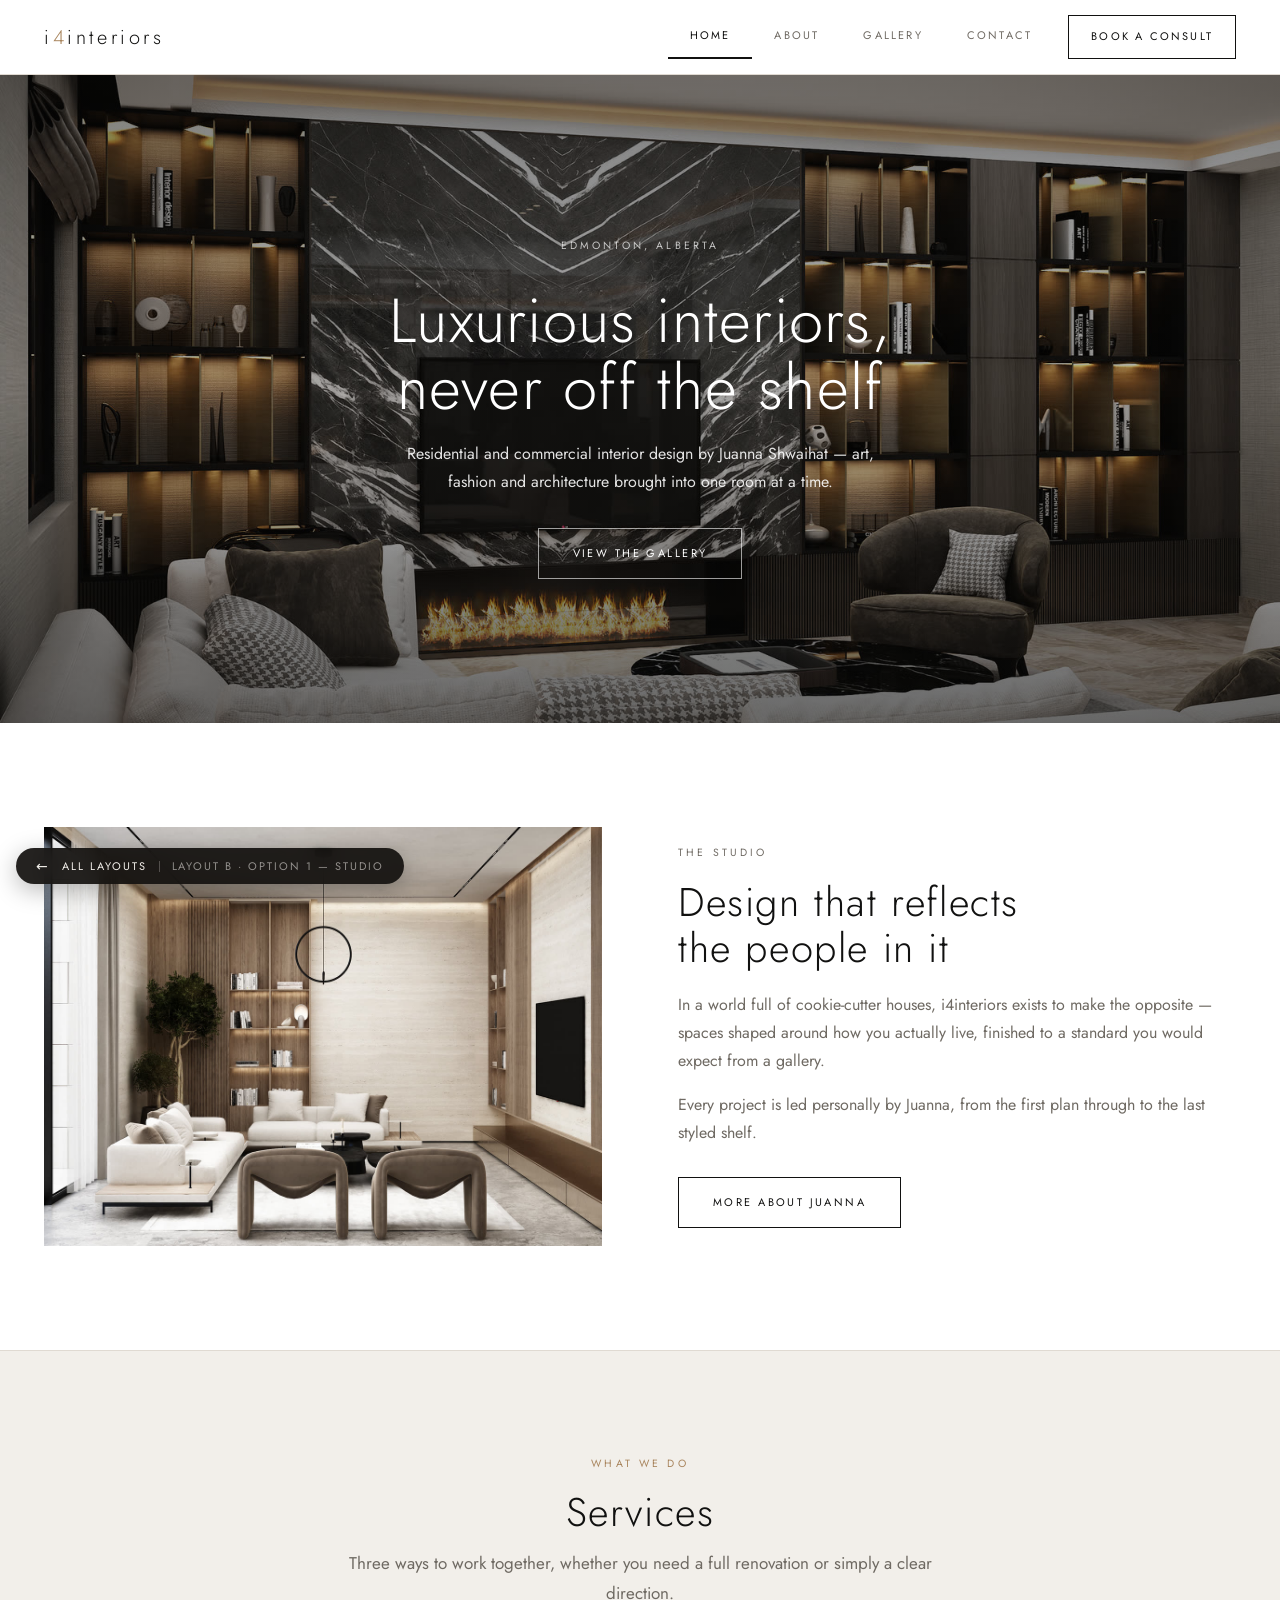
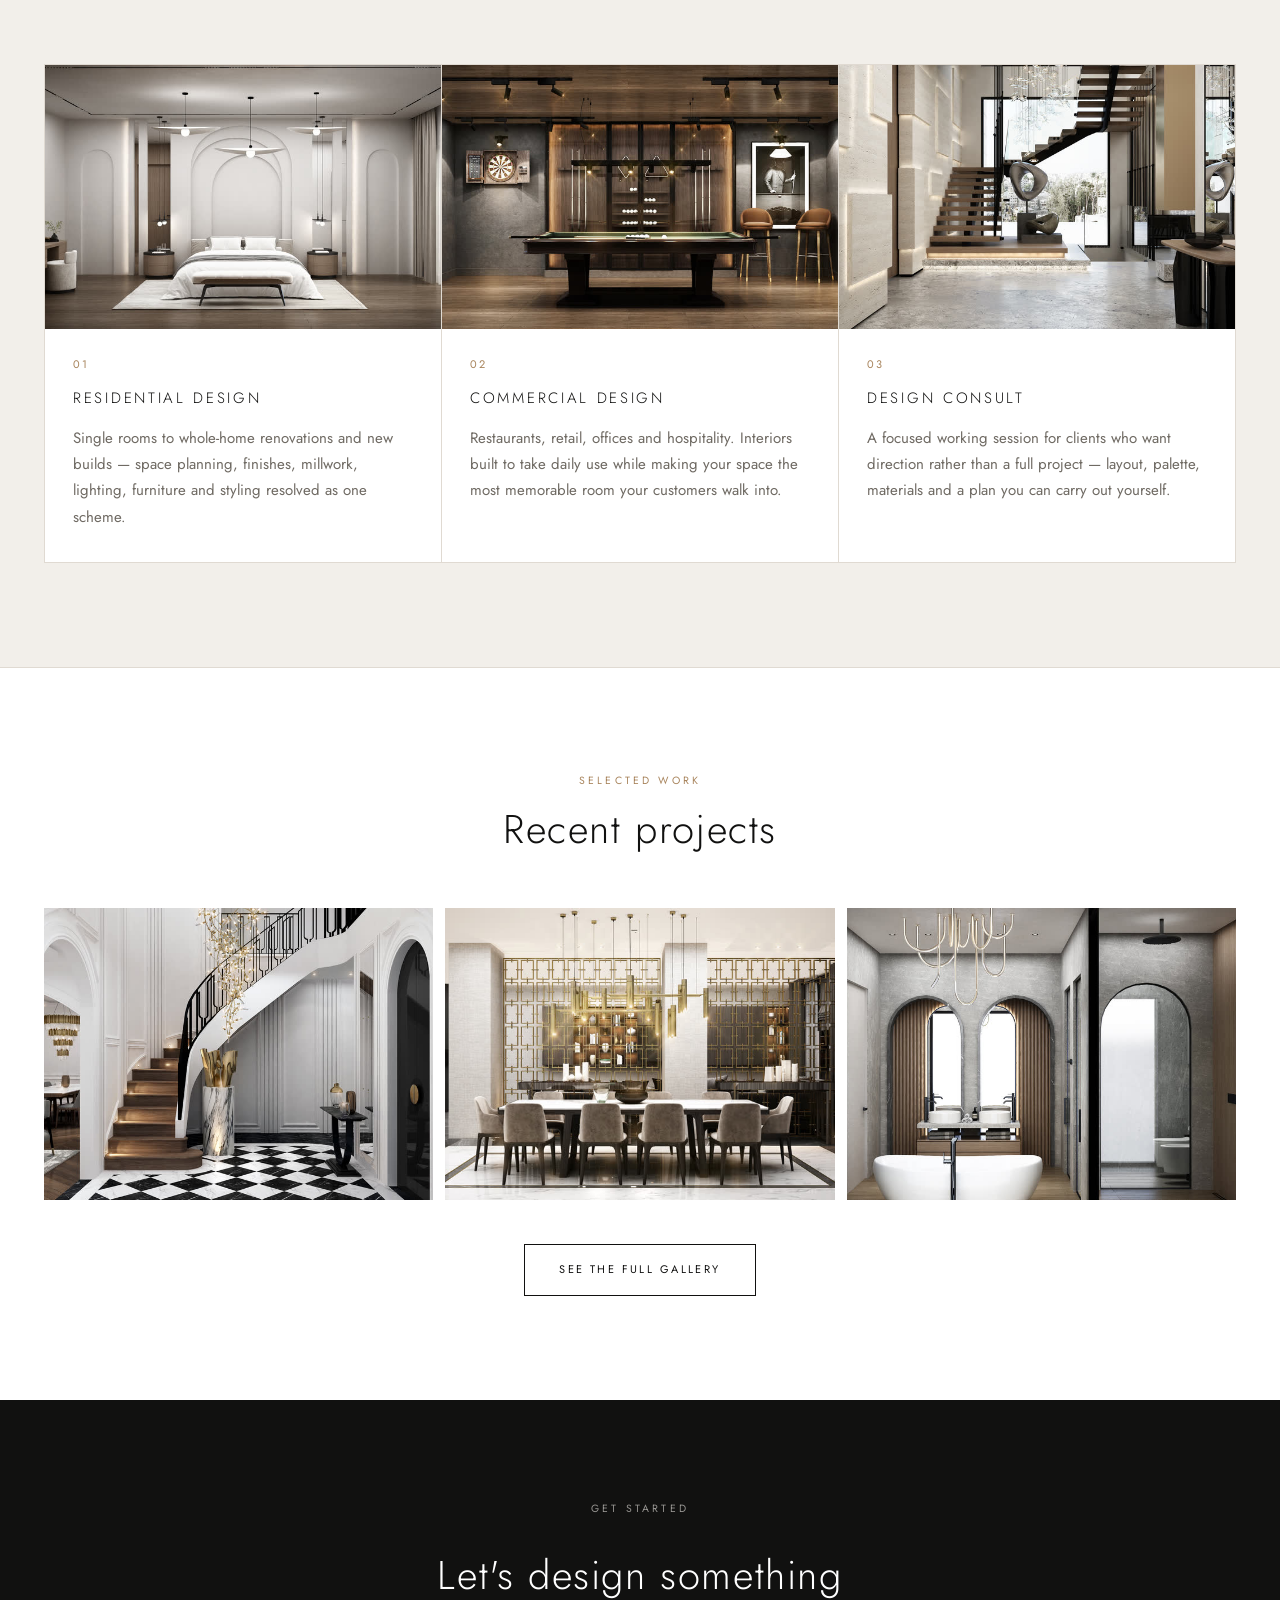
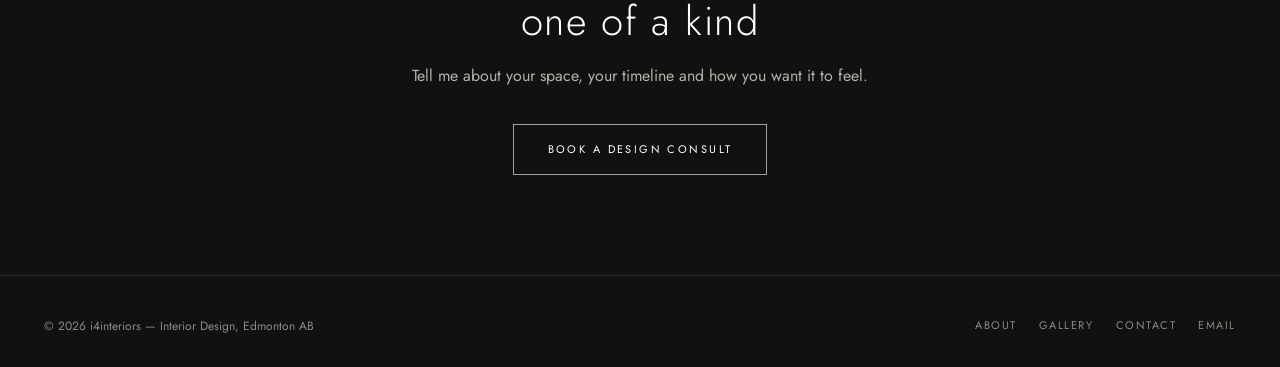
<file: multi-page/01/index.html>
<!DOCTYPE html>
<html lang="en">
<head>
<meta charset="UTF-8">
<meta name="viewport" content="width=device-width, initial-scale=1">
<title>i4interiors — Interior Design Studio | Edmonton, Alberta</title>
<meta name="description" content="i4interiors is an Edmonton interior design studio led by Juanna Shwaihat, creating luxurious, one-of-a-kind residential and commercial interiors.">
<link rel="preconnect" href="https://fonts.googleapis.com">
<link rel="preconnect" href="https://fonts.gstatic.com" crossorigin>
<link href="https://fonts.googleapis.com/css2?family=Cormorant+Garamond:ital,wght@0,300;0,400;1,300;1,400&family=Jost:wght@200;300;400&display=swap" rel="stylesheet">
<link rel="stylesheet" href="style.css">
</head>
<body>

<header class="header">
  <div class="wrap header__inner">
    <a class="wordmark" href="index.html">i<span>4</span>interiors</a>

    <button class="navtoggle" id="navtoggle" aria-label="Menu" aria-expanded="false" aria-controls="tabs">
      <svg width="22" height="14" viewBox="0 0 22 14" fill="none" stroke="currentColor" stroke-width="1.4">
        <path d="M0 1h22M0 7h22M0 13h22"/>
      </svg>
    </button>

    <nav class="tabs" id="tabs">
      <a href="index.html" aria-current="page">Home</a>
      <a href="about.html">About</a>
      <a href="gallery.html">Gallery</a>
      <a href="contact.html">Contact</a>
      <span class="tabs__cta"><a href="contact.html">Book a consult</a></span>
    </nav>
  </div>
</header>

<main>

  <!-- ============ HERO ============ -->
  <section class="hero">
    <img class="hero__bg" src="../../assets/images/web/r15.jpg" alt="Living room with a black marble media wall and a linear fireplace">
    <div class="hero__inner">
      <p class="eyebrow">Edmonton, Alberta</p>
      <h1 class="h-xl">Luxurious interiors,<br>never off the shelf</h1>
      <p>Residential and commercial interior design by Juanna Shwaihat — art, fashion and architecture brought into one room at a time.</p>
      <a class="btn btn--light" href="gallery.html">View the gallery</a>
    </div>
  </section>

  <!-- ============ INTRO ============ -->
  <section class="section">
    <div class="wrap split">
      <img src="../../assets/images/web/r1.jpg" alt="Warm residential living room with oak joinery and layered neutral textures" loading="lazy">
      <div>
        <p class="eyebrow">The studio</p>
        <h2 class="h-lg">Design that reflects<br>the people in it</h2>
        <p>In a world full of cookie-cutter houses, i4interiors exists to make the opposite — spaces shaped around how you actually live, finished to a standard you would expect from a gallery.</p>
        <p style="margin-bottom:30px">Every project is led personally by Juanna, from the first plan through to the last styled shelf.</p>
        <a class="btn btn--ghost" href="about.html">More about Juanna</a>
      </div>
    </div>
  </section>

  <!-- ============ SERVICES ============ -->
  <section class="section section--shell">
    <div class="wrap">
      <div class="section__head">
        <p class="eyebrow">What we do</p>
        <h2 class="h-lg">Services</h2>
        <p class="lede">Three ways to work together, whether you need a full renovation or simply a clear direction.</p>
      </div>

      <div class="svc-grid">
        <article class="svc">
          <img src="../../assets/images/web/r22-800.jpg" alt="Soft white bedroom with arched detailing and concealed lighting" loading="lazy">
          <div class="svc__body">
            <span class="svc__num">01</span>
            <h3>Residential Design</h3>
            <p>Single rooms to whole-home renovations and new builds — space planning, finishes, millwork, lighting, furniture and styling resolved as one scheme.</p>
          </div>
        </article>

        <article class="svc">
          <img src="../../assets/images/web/c4-800.jpg" alt="Restaurant interior with a brass-framed bar and dark timber panelling" loading="lazy">
          <div class="svc__body">
            <span class="svc__num">02</span>
            <h3>Commercial Design</h3>
            <p>Restaurants, retail, offices and hospitality. Interiors built to take daily use while making your space the most memorable room your customers walk into.</p>
          </div>
        </article>

        <article class="svc">
          <img src="../../assets/images/web/r3-800.jpg" alt="Double-height living space with a floating staircase and full-height glazing" loading="lazy">
          <div class="svc__body">
            <span class="svc__num">03</span>
            <h3>Design Consult</h3>
            <p>A focused working session for clients who want direction rather than a full project — layout, palette, materials and a plan you can carry out yourself.</p>
          </div>
        </article>
      </div>
    </div>
  </section>

  <!-- ============ FEATURED ============ -->
  <section class="section">
    <div class="wrap">
      <div class="section__head">
        <p class="eyebrow">Selected work</p>
        <h2 class="h-lg">Recent projects</h2>
      </div>

      <div class="strip">
        <figure><img src="../../assets/images/web/r10-800.jpg" alt="Curved staircase above a chequerboard marble floor" loading="lazy"></figure>
        <figure><img src="../../assets/images/web/r12-800.jpg" alt="Formal dining room beneath a brass-framed pendant installation" loading="lazy"></figure>
        <figure><img src="../../assets/images/web/b8-800.jpg" alt="Arched bathroom with a freestanding tub and full-height stone" loading="lazy"></figure>
      </div>

      <div style="text-align:center;margin-top:44px">
        <a class="btn btn--ghost" href="gallery.html">See the full gallery</a>
      </div>
    </div>
  </section>

  <!-- ============ CTA ============ -->
  <section class="cta">
    <div class="wrap">
      <p class="eyebrow">Get started</p>
      <h2 class="h-lg">Let's design something<br>one of a kind</h2>
      <p>Tell me about your space, your timeline and how you want it to feel.</p>
      <a class="btn btn--light" href="contact.html">Book a design consult</a>
    </div>
  </section>

</main>

<footer class="footer">
  <div class="wrap footer__inner">
    <span>&copy; 2026 i4interiors — Interior Design, Edmonton AB</span>
    <span class="footer__links">
      <a href="about.html">About</a>
      <a href="gallery.html">Gallery</a>
      <a href="contact.html">Contact</a>
      <a href="mailto:Shwaihatjuanna@gmail.com">Email</a>
    </span>
  </div>
</footer>

<script src="nav.js"></script>
<script src="../../assets/preview/preview-bar.js" data-label="Layout B · Option 1 — Studio" data-home="../../"></script>
</body>
</html>
</file>
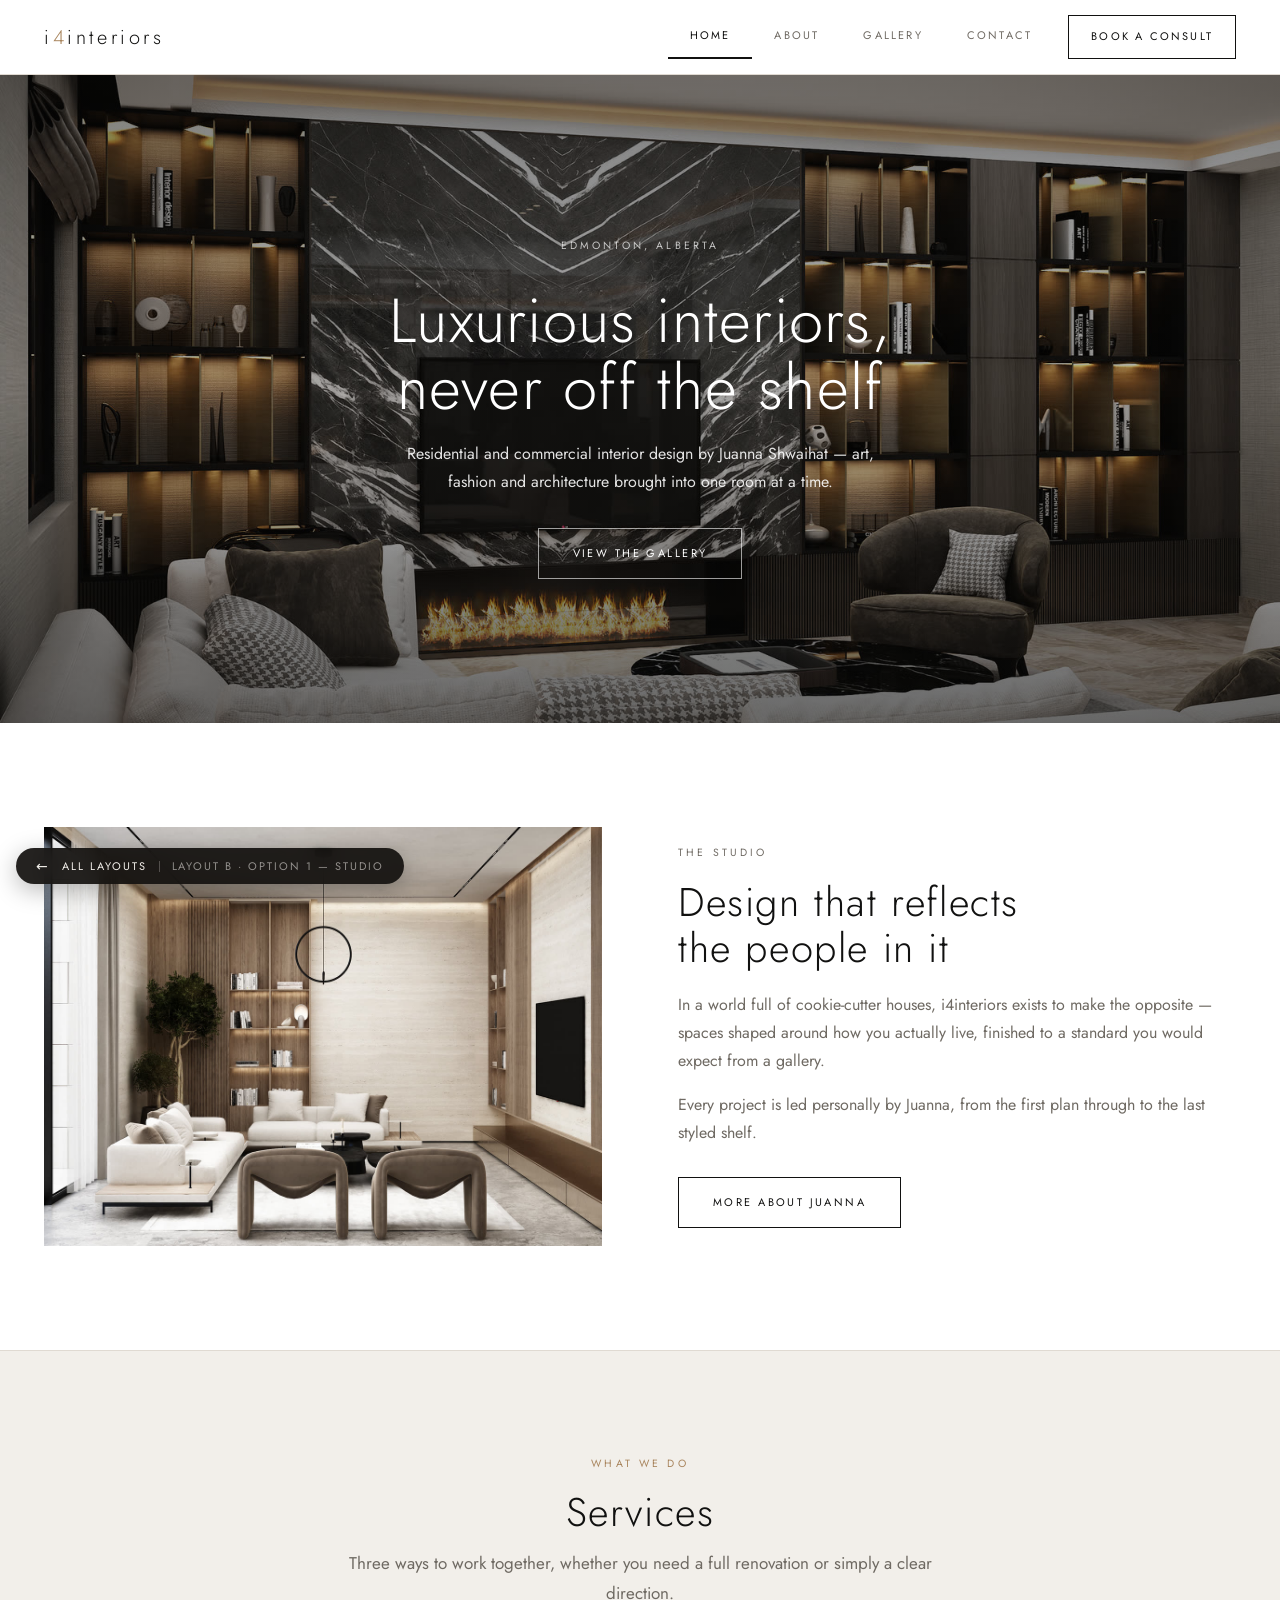
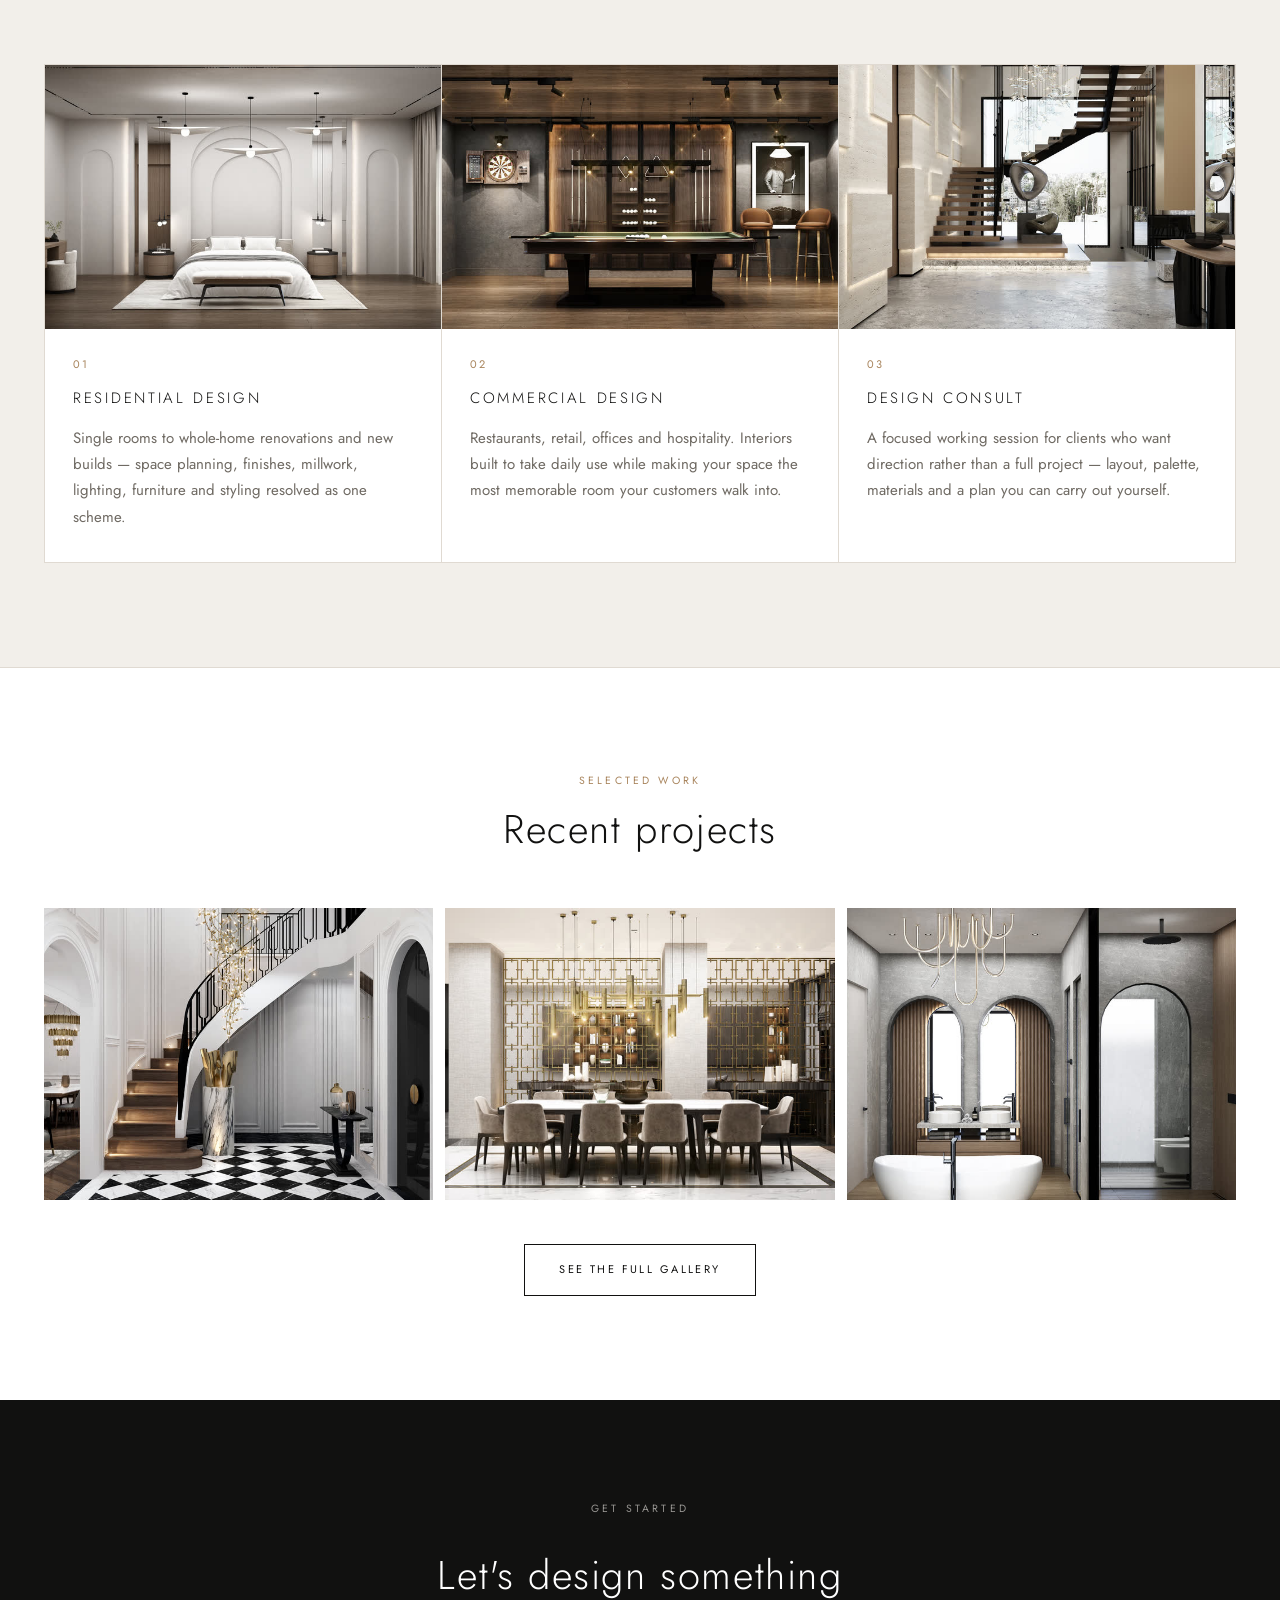
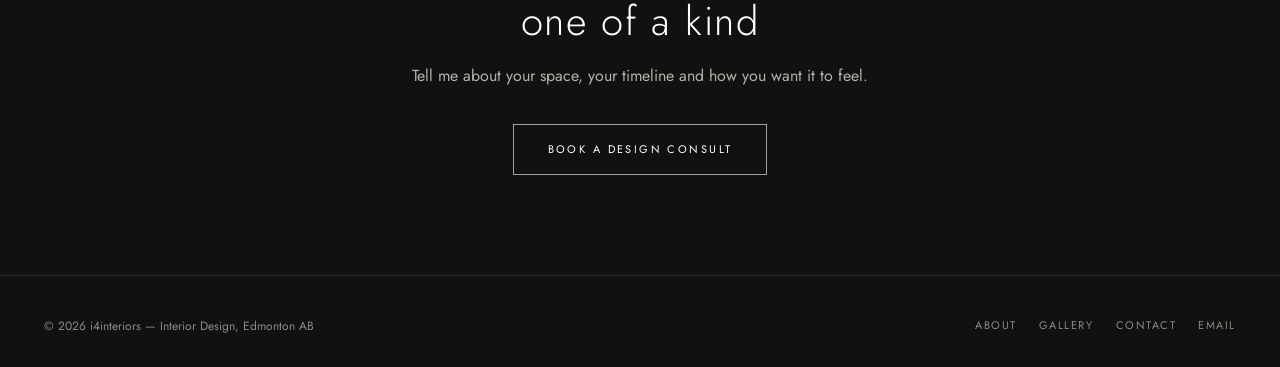
<file: archive/multi-page/01/index.html>
<!DOCTYPE html>
<html lang="en">
<head>
<meta charset="UTF-8">
<meta name="viewport" content="width=device-width, initial-scale=1">
<title>i4interiors — Interior Design Studio | Edmonton, Alberta</title>
<meta name="description" content="i4interiors is an Edmonton interior design studio led by Juanna Shwaihat, creating luxurious, one-of-a-kind residential and commercial interiors.">
<link rel="preconnect" href="https://fonts.googleapis.com">
<link rel="preconnect" href="https://fonts.gstatic.com" crossorigin>
<link href="https://fonts.googleapis.com/css2?family=Cormorant+Garamond:ital,wght@0,300;0,400;1,300;1,400&family=Jost:wght@200;300;400&display=swap" rel="stylesheet">
<link rel="stylesheet" href="style.css">
</head>
<body>

<header class="header">
  <div class="wrap header__inner">
    <a class="wordmark" href="index.html">i<span>4</span>interiors</a>

    <button class="navtoggle" id="navtoggle" aria-label="Menu" aria-expanded="false" aria-controls="tabs">
      <svg width="22" height="14" viewBox="0 0 22 14" fill="none" stroke="currentColor" stroke-width="1.4">
        <path d="M0 1h22M0 7h22M0 13h22"/>
      </svg>
    </button>

    <nav class="tabs" id="tabs">
      <a href="index.html" aria-current="page">Home</a>
      <a href="about.html">About</a>
      <a href="gallery.html">Gallery</a>
      <a href="contact.html">Contact</a>
      <span class="tabs__cta"><a href="contact.html">Book a consult</a></span>
    </nav>
  </div>
</header>

<main>

  <!-- ============ HERO ============ -->
  <section class="hero">
    <img class="hero__bg" src="../../../assets/images/web/r15.jpg" alt="Living room with a black marble media wall and a linear fireplace">
    <div class="hero__inner">
      <p class="eyebrow">Edmonton, Alberta</p>
      <h1 class="h-xl">Luxurious interiors,<br>never off the shelf</h1>
      <p>Residential and commercial interior design by Juanna Shwaihat — art, fashion and architecture brought into one room at a time.</p>
      <a class="btn btn--light" href="gallery.html">View the gallery</a>
    </div>
  </section>

  <!-- ============ INTRO ============ -->
  <section class="section">
    <div class="wrap split">
      <img src="../../../assets/images/web/r1.jpg" alt="Warm residential living room with oak joinery and layered neutral textures" loading="lazy">
      <div>
        <p class="eyebrow">The studio</p>
        <h2 class="h-lg">Design that reflects<br>the people in it</h2>
        <p>In a world full of cookie-cutter houses, i4interiors exists to make the opposite — spaces shaped around how you actually live, finished to a standard you would expect from a gallery.</p>
        <p style="margin-bottom:30px">Every project is led personally by Juanna, from the first plan through to the last styled shelf.</p>
        <a class="btn btn--ghost" href="about.html">More about Juanna</a>
      </div>
    </div>
  </section>

  <!-- ============ SERVICES ============ -->
  <section class="section section--shell">
    <div class="wrap">
      <div class="section__head">
        <p class="eyebrow">What we do</p>
        <h2 class="h-lg">Services</h2>
        <p class="lede">Three ways to work together, whether you need a full renovation or simply a clear direction.</p>
      </div>

      <div class="svc-grid">
        <article class="svc">
          <img src="../../../assets/images/web/r22-800.jpg" alt="Soft white bedroom with arched detailing and concealed lighting" loading="lazy">
          <div class="svc__body">
            <span class="svc__num">01</span>
            <h3>Residential Design</h3>
            <p>Single rooms to whole-home renovations and new builds — space planning, finishes, millwork, lighting, furniture and styling resolved as one scheme.</p>
          </div>
        </article>

        <article class="svc">
          <img src="../../../assets/images/web/c4-800.jpg" alt="Restaurant interior with a brass-framed bar and dark timber panelling" loading="lazy">
          <div class="svc__body">
            <span class="svc__num">02</span>
            <h3>Commercial Design</h3>
            <p>Restaurants, retail, offices and hospitality. Interiors built to take daily use while making your space the most memorable room your customers walk into.</p>
          </div>
        </article>

        <article class="svc">
          <img src="../../../assets/images/web/r3-800.jpg" alt="Double-height living space with a floating staircase and full-height glazing" loading="lazy">
          <div class="svc__body">
            <span class="svc__num">03</span>
            <h3>Design Consult</h3>
            <p>A focused working session for clients who want direction rather than a full project — layout, palette, materials and a plan you can carry out yourself.</p>
          </div>
        </article>
      </div>
    </div>
  </section>

  <!-- ============ FEATURED ============ -->
  <section class="section">
    <div class="wrap">
      <div class="section__head">
        <p class="eyebrow">Selected work</p>
        <h2 class="h-lg">Recent projects</h2>
      </div>

      <div class="strip">
        <figure><img src="../../../assets/images/web/r10-800.jpg" alt="Curved staircase above a chequerboard marble floor" loading="lazy"></figure>
        <figure><img src="../../../assets/images/web/r12-800.jpg" alt="Formal dining room beneath a brass-framed pendant installation" loading="lazy"></figure>
        <figure><img src="../../../assets/images/web/b8-800.jpg" alt="Arched bathroom with a freestanding tub and full-height stone" loading="lazy"></figure>
      </div>

      <div style="text-align:center;margin-top:44px">
        <a class="btn btn--ghost" href="gallery.html">See the full gallery</a>
      </div>
    </div>
  </section>

  <!-- ============ CTA ============ -->
  <section class="cta">
    <div class="wrap">
      <p class="eyebrow">Get started</p>
      <h2 class="h-lg">Let's design something<br>one of a kind</h2>
      <p>Tell me about your space, your timeline and how you want it to feel.</p>
      <a class="btn btn--light" href="contact.html">Book a design consult</a>
    </div>
  </section>

</main>

<footer class="footer">
  <div class="wrap footer__inner">
    <span>&copy; 2026 i4interiors — Interior Design, Edmonton AB</span>
    <span class="footer__links">
      <a href="about.html">About</a>
      <a href="gallery.html">Gallery</a>
      <a href="contact.html">Contact</a>
      <a href="mailto:Shwaihatjuanna@gmail.com">Email</a>
    </span>
  </div>
</footer>

<script src="nav.js"></script>
<script src="../../../assets/js/preview-bar.js" data-label="Layout B · Option 1 — Studio" data-home="../../../"></script>
</body>
</html>
</file>
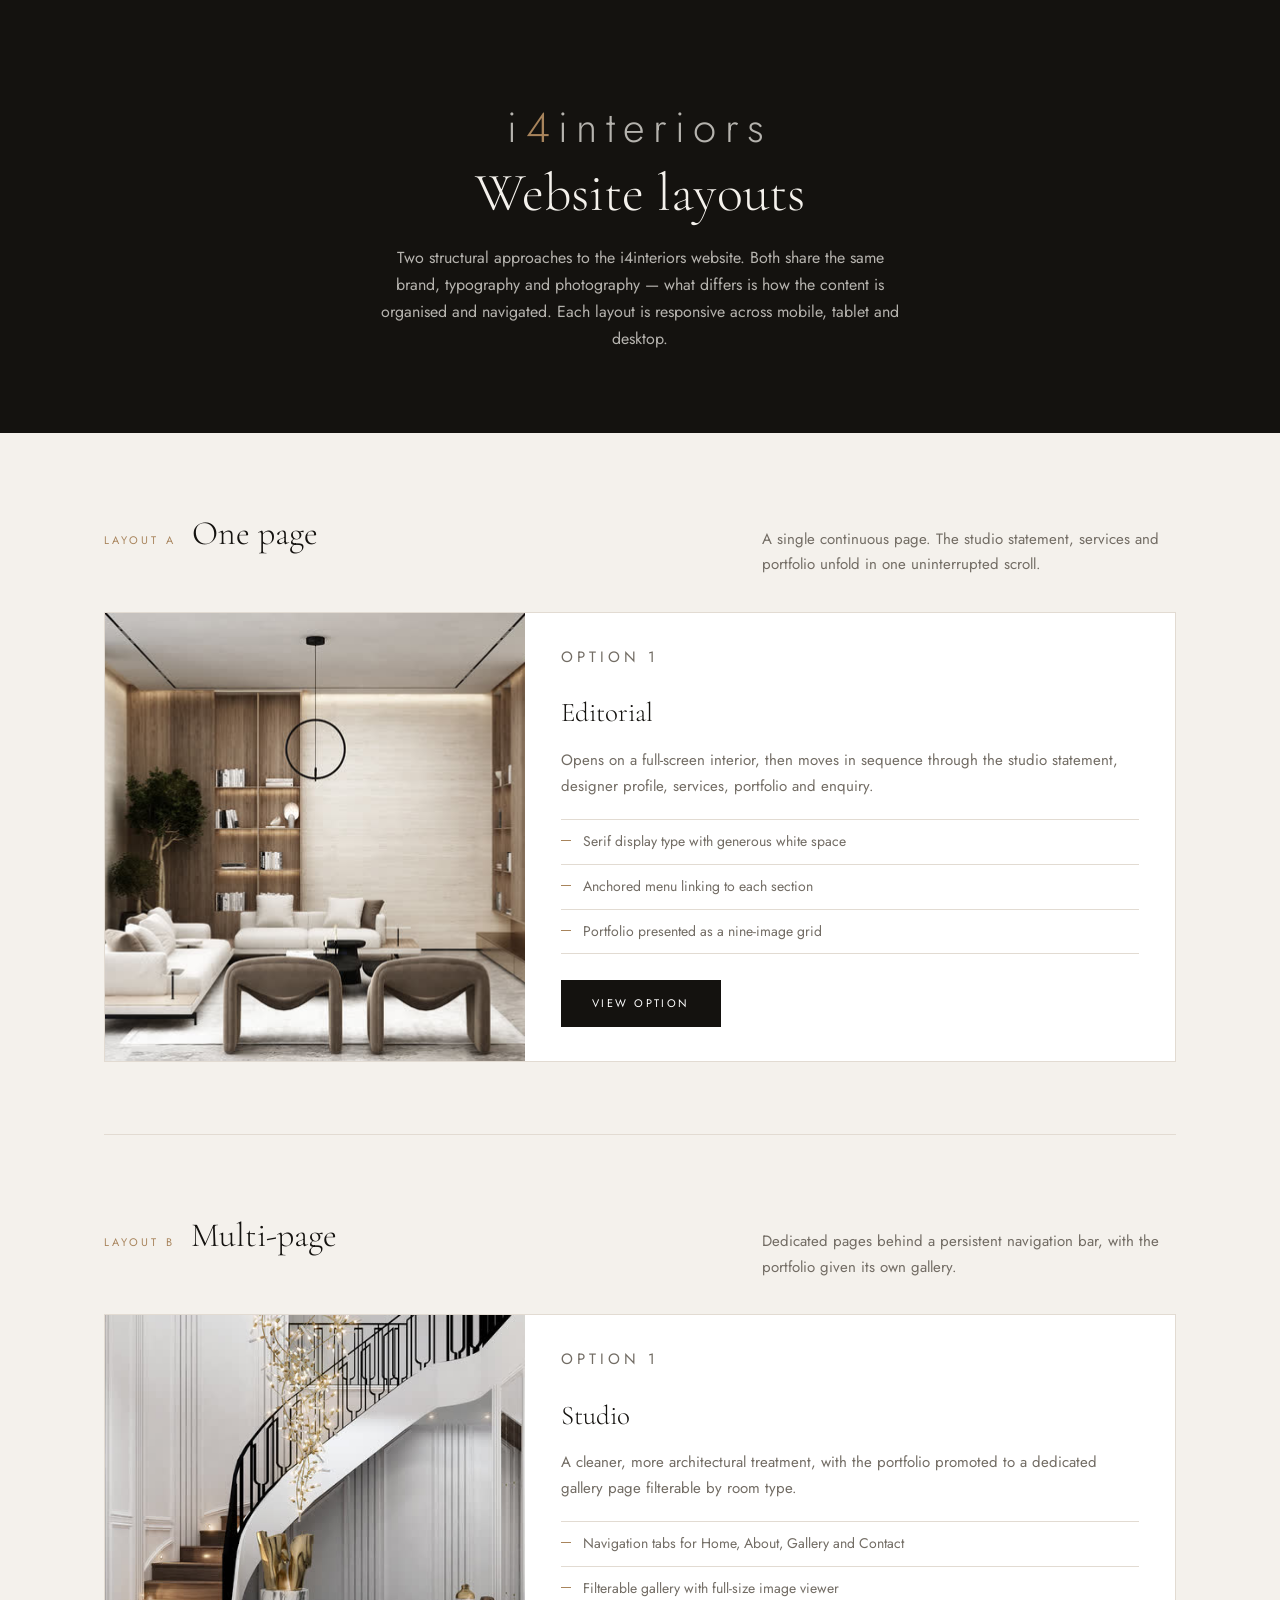
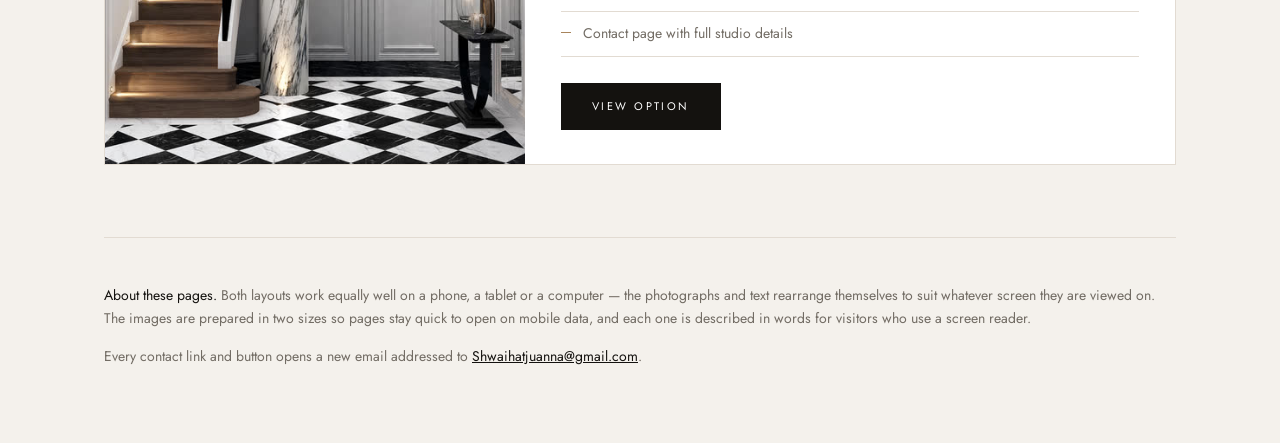
<file: archive/layouts.html>
<!DOCTYPE html>
<html lang="en">
<head>
<meta charset="UTF-8">
<meta name="viewport" content="width=device-width, initial-scale=1">
<title>i4interiors — Website Layouts</title>
<meta name="description" content="Layout and structure options for the i4interiors website.">
<meta name="robots" content="noindex">
<link rel="preconnect" href="https://fonts.googleapis.com">
<link rel="preconnect" href="https://fonts.gstatic.com" crossorigin>
<link href="https://fonts.googleapis.com/css2?family=Cormorant+Garamond:ital,wght@0,300;0,400;1,300&family=Jost:wght@200;300;400&display=swap" rel="stylesheet">
<style>
  :root {
    --bone:  #f4f1ec;
    --paper: #ffffff;
    --ink:   #14120f;
    --muted: #726c64;
    --line:  #e2dbd2;
    --brass: #a8845c;
  }

  *, *::before, *::after { box-sizing: border-box; }

  @media (prefers-reduced-motion: reduce) {
    * { transition: none !important; }
  }

  body {
    margin: 0;
    background: var(--bone);
    color: var(--ink);
    font-family: 'Jost', system-ui, -apple-system, 'Segoe UI', sans-serif;
    font-size: 16px;
    line-height: 1.7;
    -webkit-font-smoothing: antialiased;
  }

  img { max-width: 100%; display: block; }

  .wrap { max-width: 1120px; margin-inline: auto; padding-inline: 24px; }

  .serif { font-family: 'Cormorant Garamond', Georgia, serif; font-weight: 300; }

  /* ---- masthead ---- */
  .masthead {
    background: var(--ink);
    color: #f4f1ec;
    text-align: center;
    padding: clamp(56px, 10vw, 92px) 0 clamp(50px, 8vw, 80px);
  }
  .mark {
    font-size: clamp(28px, 4.2vw, 42px);
    letter-spacing: .2em;
    font-weight: 300;
    margin: 0 0 30px;
  }
  .mark span { color: var(--brass); }

  .masthead h1 {
    font-size: clamp(32px, 6vw, 54px);
    line-height: 1.12;
    font-weight: 300;
    margin: 0 0 20px;
  }
  .masthead p {
    color: rgba(244,241,236,.72);
    max-width: 52ch;
    margin: 0 auto;
  }

  /* ---- layout group ---- */
  .layout { padding: clamp(44px, 7vw, 72px) 0; }
  .layout + .layout { border-top: 1px solid var(--line); }

  .layout__head {
    display: flex;
    align-items: baseline;
    justify-content: space-between;
    gap: 16px 28px;
    flex-wrap: wrap;
    margin-bottom: 34px;
  }
  .layout__title { display: flex; align-items: baseline; gap: 16px; flex-wrap: wrap; }
  .layout__letter {
    font-size: 11px;
    letter-spacing: .28em;
    text-transform: uppercase;
    color: var(--brass);
  }
  .layout__head h2 { font-size: clamp(25px, 3.4vw, 34px); margin: 0; font-weight: 300; }
  .layout__head p { margin: 0; color: var(--muted); font-size: 15px; max-width: 46ch; }

  /* ---- option cards ---- */
  /* One option per row, so a single option still fills the width
     and extra options stack as a legible list. */
  .options {
    display: grid;
    grid-template-columns: 1fr;
    gap: 22px;
  }

  .opt {
    background: var(--paper);
    border: 1px solid var(--line);
    display: grid;
    grid-template-columns: minmax(0, 420px) minmax(0, 1fr);
    text-decoration: none;
    color: inherit;
    transition: box-shadow .3s ease, transform .3s ease;
  }
  .opt:hover {
    box-shadow: 0 18px 42px rgba(20,18,15,.10);
    transform: translateY(-3px);
  }
  .opt__img { width: 100%; height: 100%; min-height: 260px; object-fit: cover; }
  .opt__body { padding: 32px 36px 34px; display: flex; flex-direction: column; }

  .opt__no {
    font-size: 11px;
    letter-spacing: .26em;
    text-transform: uppercase;
    color: var(--brass);
    margin: 0 0 10px;
  }
  .opt h3 { font-size: clamp(21px, 2.6vw, 27px); margin: 0 0 12px; font-weight: 300; }
  .opt > .opt__body > p { color: var(--muted); margin: 0 0 20px; font-size: 15px; }

  .opt ul {
    list-style: none;
    margin: 0 0 26px;
    padding: 0;
    border-top: 1px solid var(--line);
  }
  .opt li {
    border-bottom: 1px solid var(--line);
    padding: 10px 0 10px 22px;
    font-size: 14px;
    color: var(--muted);
    position: relative;
  }
  .opt li::before {
    content: "";
    position: absolute;
    left: 0;
    top: 20px;
    width: 10px;
    height: 1px;
    background: var(--brass);
  }

  .opt .spacer { flex: 1; }

  .opt__go {
    align-self: flex-start;
    padding: 13px 30px;
    background: var(--ink);
    color: var(--paper);
    border: 1px solid var(--ink);
    font-size: 11px;
    letter-spacing: .22em;
    text-transform: uppercase;
    transition: background .25s, color .25s;
  }
  .opt:hover .opt__go { background: transparent; color: var(--ink); }

  /* ---- note ---- */
  .note {
    border-top: 1px solid var(--line);
    padding: 32px 0 60px;
    color: var(--muted);
    font-size: 14px;
  }
  .note strong { color: var(--ink); font-weight: 400; }
  .note a { color: var(--ink); }

  @media (max-width: 800px) {
    .opt { grid-template-columns: 1fr; }
    .opt__img { min-height: 0; aspect-ratio: 16/10; }
    .opt__body { padding: 26px 26px 30px; }
    .layout__head { margin-bottom: 26px; }
  }
</style>
</head>
<body>

<header class="masthead">
  <div class="wrap">
    <p class="mark">i<span>4</span>interiors</p>
    <h1 class="serif">Website layouts</h1>
    <p>Two structural approaches to the i4interiors website. Both share the same brand, typography and photography — what differs is how the content is organised and navigated. Each layout is responsive across mobile, tablet and desktop.</p>
  </div>
</header>

<main class="wrap">

  <!-- ============ LAYOUT A ============ -->
  <section class="layout">
    <div class="layout__head">
      <div class="layout__title">
        <span class="layout__letter">Layout A</span>
        <h2 class="serif">One page</h2>
      </div>
      <p>A single continuous page. The studio statement, services and portfolio unfold in one uninterrupted scroll.</p>
    </div>

    <div class="options">
      <a class="opt" href="../index.html">
        <img class="opt__img" src="../assets/images/web/r1-800.jpg" alt="Warm residential living room with oak joinery and layered neutral textures" loading="lazy">
        <div class="opt__body">
          <p class="opt__no">Option 1</p>
          <h3 class="serif">Editorial</h3>
          <p>Opens on a full-screen interior, then moves in sequence through the studio statement, designer profile, services, portfolio and enquiry.</p>
          <ul>
            <li>Serif display type with generous white space</li>
            <li>Anchored menu linking to each section</li>
            <li>Portfolio presented as a nine-image grid</li>
          </ul>
          <div class="spacer"></div>
          <span class="opt__go">View Option</span>
        </div>
      </a>
    </div>
  </section>

  <!-- ============ LAYOUT B ============ -->
  <section class="layout">
    <div class="layout__head">
      <div class="layout__title">
        <span class="layout__letter">Layout B</span>
        <h2 class="serif">Multi-page</h2>
      </div>
      <p>Dedicated pages behind a persistent navigation bar, with the portfolio given its own gallery.</p>
    </div>

    <div class="options">
      <a class="opt" href="multi-page/01/">
        <img class="opt__img" src="../assets/images/web/r10-800.jpg" alt="Curved staircase above a chequerboard marble floor" loading="lazy">
        <div class="opt__body">
          <p class="opt__no">Option 1</p>
          <h3 class="serif">Studio</h3>
          <p>A cleaner, more architectural treatment, with the portfolio promoted to a dedicated gallery page filterable by room type.</p>
          <ul>
            <li>Navigation tabs for Home, About, Gallery and Contact</li>
            <li>Filterable gallery with full-size image viewer</li>
            <li>Contact page with full studio details</li>
          </ul>
          <div class="spacer"></div>
          <span class="opt__go">View Option</span>
        </div>
      </a>
    </div>
  </section>

  <div class="note">
    <p><strong>About these pages.</strong> Both layouts work equally well on a phone, a tablet or a computer — the photographs and text rearrange themselves to suit whatever screen they are viewed on. The images are prepared in two sizes so pages stay quick to open on mobile data, and each one is described in words for visitors who use a screen reader.</p>
    <p>Every contact link and button opens a new email addressed to <a href="mailto:Shwaihatjuanna@gmail.com">Shwaihatjuanna@gmail.com</a>.</p>
  </div>

</main>

</body>
</html>
</file>
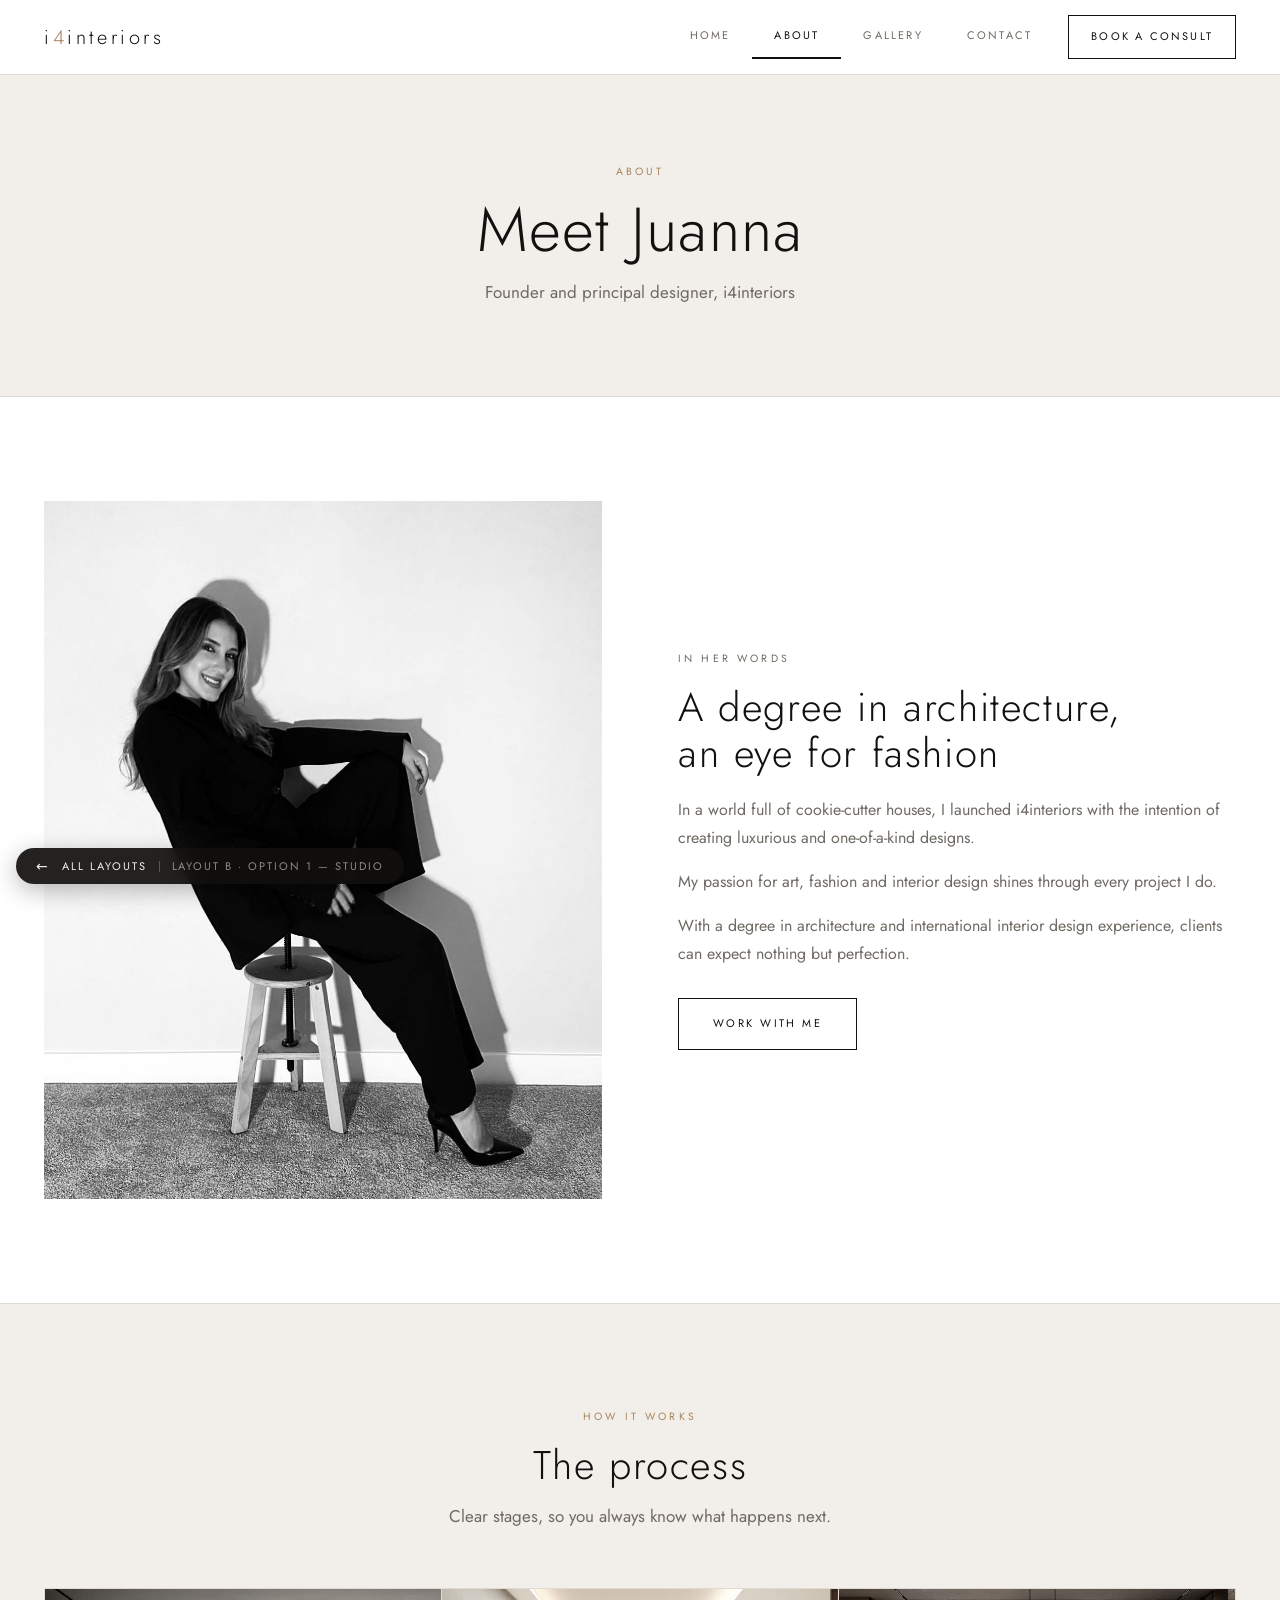
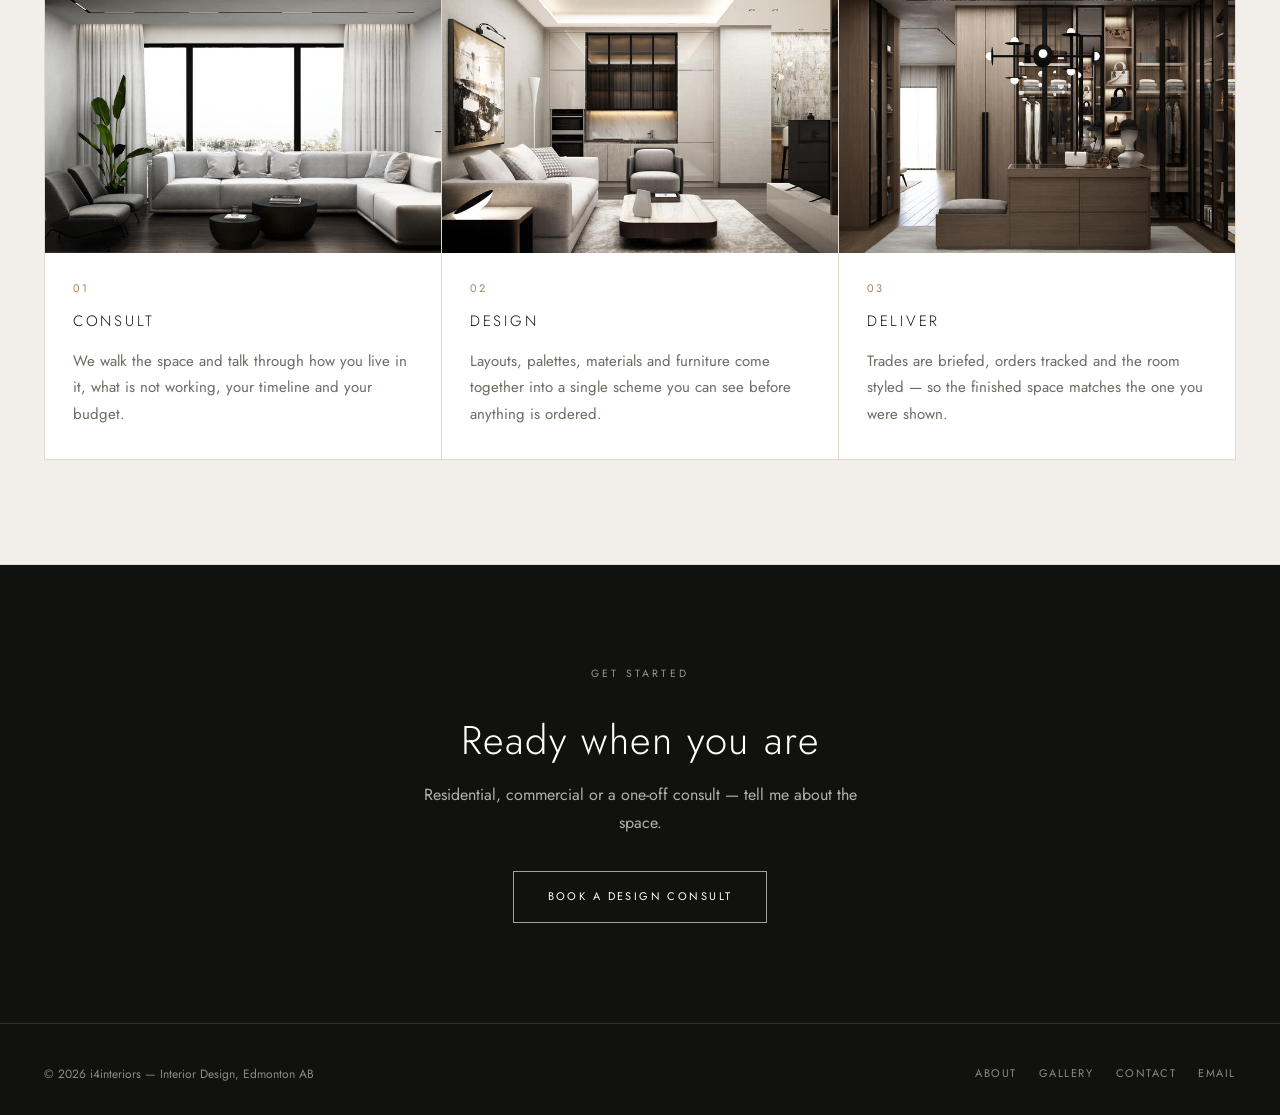
<file: multi-page/01/about.html>
<!DOCTYPE html>
<html lang="en">
<head>
<meta charset="UTF-8">
<meta name="viewport" content="width=device-width, initial-scale=1">
<title>About Juanna Shwaihat — i4interiors</title>
<meta name="description" content="Juanna Shwaihat is the founder of i4interiors, an Edmonton interior design studio. A degree in architecture and international design experience behind every project.">
<link rel="preconnect" href="https://fonts.googleapis.com">
<link rel="preconnect" href="https://fonts.gstatic.com" crossorigin>
<link href="https://fonts.googleapis.com/css2?family=Cormorant+Garamond:ital,wght@0,300;0,400;1,300;1,400&family=Jost:wght@200;300;400&display=swap" rel="stylesheet">
<link rel="stylesheet" href="style.css">
</head>
<body>

<header class="header">
  <div class="wrap header__inner">
    <a class="wordmark" href="index.html">i<span>4</span>interiors</a>

    <button class="navtoggle" id="navtoggle" aria-label="Menu" aria-expanded="false" aria-controls="tabs">
      <svg width="22" height="14" viewBox="0 0 22 14" fill="none" stroke="currentColor" stroke-width="1.4">
        <path d="M0 1h22M0 7h22M0 13h22"/>
      </svg>
    </button>

    <nav class="tabs" id="tabs">
      <a href="index.html">Home</a>
      <a href="about.html" aria-current="page">About</a>
      <a href="gallery.html">Gallery</a>
      <a href="contact.html">Contact</a>
      <span class="tabs__cta"><a href="contact.html">Book a consult</a></span>
    </nav>
  </div>
</header>

<main>

  <section class="pagehead">
    <div class="wrap">
      <p class="eyebrow">About</p>
      <h1 class="h-xl">Meet Juanna</h1>
      <p class="lede">Founder and principal designer, i4interiors</p>
    </div>
  </section>

  <section class="section">
    <div class="wrap split">
      <img class="portrait" src="../../assets/images/web/portrait.jpg" alt="Juanna Shwaihat, founder and principal designer of i4interiors" loading="lazy">
      <div>
        <p class="eyebrow">In her words</p>
        <h2 class="h-lg">A degree in architecture,<br>an eye for fashion</h2>
        <p>In a world full of cookie-cutter houses, I launched i4interiors with the intention of creating luxurious and one-of-a-kind designs.</p>
        <p>My passion for art, fashion and interior design shines through every project I do.</p>
        <p style="margin-bottom:30px">With a degree in architecture and international interior design experience, clients can expect nothing but perfection.</p>
        <a class="btn btn--ghost" href="contact.html">Work with me</a>
      </div>
    </div>
  </section>

  <section class="section section--shell">
    <div class="wrap">
      <div class="section__head">
        <p class="eyebrow">How it works</p>
        <h2 class="h-lg">The process</h2>
        <p class="lede">Clear stages, so you always know what happens next.</p>
      </div>

      <div class="svc-grid">
        <article class="svc">
          <img src="../../assets/images/web/r4-800.jpg" alt="Living room with full-height glazing overlooking the garden" loading="lazy">
          <div class="svc__body">
            <span class="svc__num">01</span>
            <h3>Consult</h3>
            <p>We walk the space and talk through how you live in it, what is not working, your timeline and your budget.</p>
          </div>
        </article>

        <article class="svc">
          <img src="../../assets/images/web/r16-800.jpg" alt="Living room opening onto a pale marble kitchen" loading="lazy">
          <div class="svc__body">
            <span class="svc__num">02</span>
            <h3>Design</h3>
            <p>Layouts, palettes, materials and furniture come together into a single scheme you can see before anything is ordered.</p>
          </div>
        </article>

        <article class="svc">
          <img src="../../assets/images/web/r21-800.jpg" alt="Walk-in dressing room with glass-fronted joinery and a central island" loading="lazy">
          <div class="svc__body">
            <span class="svc__num">03</span>
            <h3>Deliver</h3>
            <p>Trades are briefed, orders tracked and the room styled — so the finished space matches the one you were shown.</p>
          </div>
        </article>
      </div>
    </div>
  </section>

  <section class="cta">
    <div class="wrap">
      <p class="eyebrow">Get started</p>
      <h2 class="h-lg">Ready when you are</h2>
      <p>Residential, commercial or a one-off consult — tell me about the space.</p>
      <a class="btn btn--light" href="contact.html">Book a design consult</a>
    </div>
  </section>

</main>

<footer class="footer">
  <div class="wrap footer__inner">
    <span>&copy; 2026 i4interiors — Interior Design, Edmonton AB</span>
    <span class="footer__links">
      <a href="about.html">About</a>
      <a href="gallery.html">Gallery</a>
      <a href="contact.html">Contact</a>
      <a href="mailto:Shwaihatjuanna@gmail.com">Email</a>
    </span>
  </div>
</footer>

<script src="nav.js"></script>
<script src="../../assets/preview/preview-bar.js" data-label="Layout B · Option 1 — Studio" data-home="../../"></script>
</body>
</html>
</file>
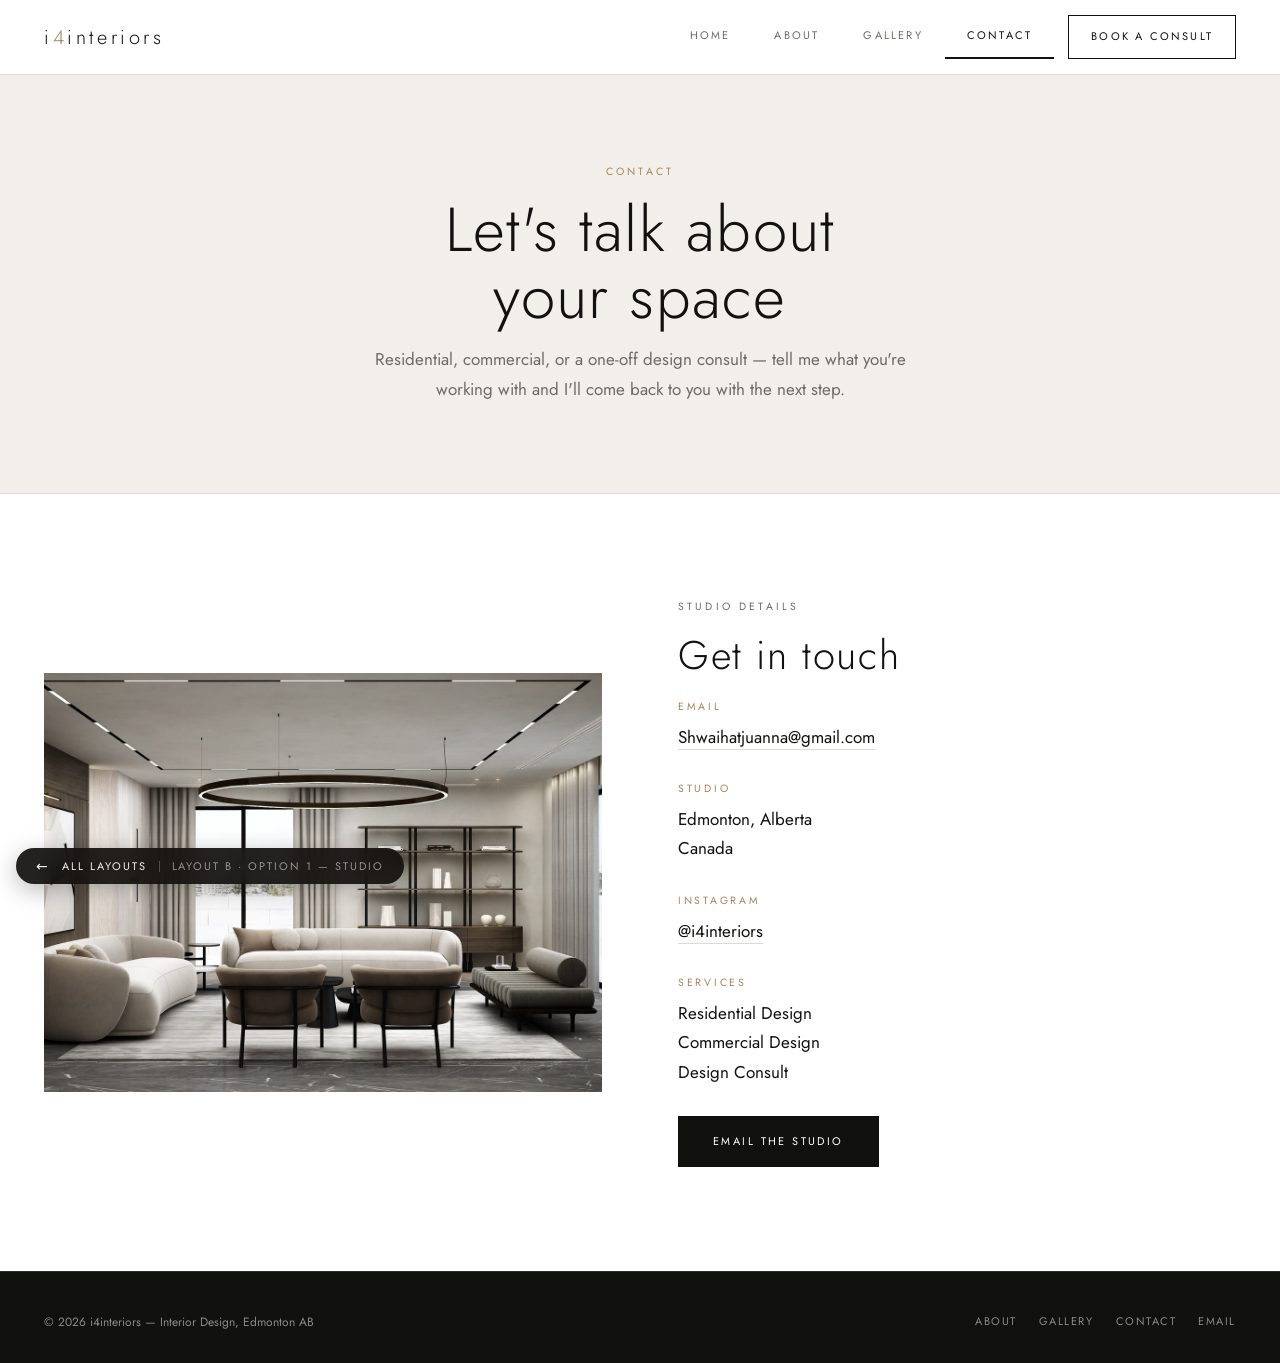
<file: multi-page/01/contact.html>
<!DOCTYPE html>
<html lang="en">
<head>
<meta charset="UTF-8">
<meta name="viewport" content="width=device-width, initial-scale=1">
<title>Contact — i4interiors</title>
<meta name="description" content="Start an interior design enquiry with i4interiors — residential, commercial and design consults in Edmonton, Alberta.">
<link rel="preconnect" href="https://fonts.googleapis.com">
<link rel="preconnect" href="https://fonts.gstatic.com" crossorigin>
<link href="https://fonts.googleapis.com/css2?family=Cormorant+Garamond:ital,wght@0,300;0,400;1,300;1,400&family=Jost:wght@200;300;400&display=swap" rel="stylesheet">
<link rel="stylesheet" href="style.css">
</head>
<body>

<header class="header">
  <div class="wrap header__inner">
    <a class="wordmark" href="index.html">i<span>4</span>interiors</a>

    <button class="navtoggle" id="navtoggle" aria-label="Menu" aria-expanded="false" aria-controls="tabs">
      <svg width="22" height="14" viewBox="0 0 22 14" fill="none" stroke="currentColor" stroke-width="1.4">
        <path d="M0 1h22M0 7h22M0 13h22"/>
      </svg>
    </button>

    <nav class="tabs" id="tabs">
      <a href="index.html">Home</a>
      <a href="about.html">About</a>
      <a href="gallery.html">Gallery</a>
      <a href="contact.html" aria-current="page">Contact</a>
      <span class="tabs__cta"><a href="contact.html">Book a consult</a></span>
    </nav>
  </div>
</header>

<main>

  <section class="pagehead">
    <div class="wrap">
      <p class="eyebrow">Contact</p>
      <h1 class="h-xl">Let's talk about<br>your space</h1>
      <p class="lede">Residential, commercial, or a one-off design consult — tell me what you're working with and I'll come back to you with the next step.</p>
    </div>
  </section>

  <section class="section">
    <div class="wrap split">
      <img src="../../assets/images/web/r17.jpg" alt="Bright living room with curved seating and a circular pendant" loading="lazy">

      <div>
        <p class="eyebrow">Studio details</p>
        <h2 class="h-lg">Get in touch</h2>

        <dl class="detail">
          <dt>Email</dt>
          <dd><a href="mailto:Shwaihatjuanna@gmail.com">Shwaihatjuanna@gmail.com</a></dd>
        </dl>

        <dl class="detail">
          <dt>Studio</dt>
          <dd>Edmonton, Alberta<br>Canada</dd>
        </dl>

        <dl class="detail">
          <dt>Instagram</dt>
          <dd><a href="https://www.instagram.com/i4interiors/" target="_blank" rel="noopener">@i4interiors</a></dd>
        </dl>

        <dl class="detail">
          <dt>Services</dt>
          <dd>Residential Design<br>Commercial Design<br>Design Consult</dd>
        </dl>

        <a class="btn" href="mailto:Shwaihatjuanna@gmail.com?subject=Design%20enquiry">Email the studio</a>
      </div>
    </div>
  </section>

</main>

<footer class="footer">
  <div class="wrap footer__inner">
    <span>&copy; 2026 i4interiors — Interior Design, Edmonton AB</span>
    <span class="footer__links">
      <a href="about.html">About</a>
      <a href="gallery.html">Gallery</a>
      <a href="contact.html">Contact</a>
      <a href="mailto:Shwaihatjuanna@gmail.com">Email</a>
    </span>
  </div>
</footer>

<script src="nav.js"></script>

<script src="../../assets/preview/preview-bar.js" data-label="Layout B · Option 1 — Studio" data-home="../../"></script>
</body>
</html>
</file>
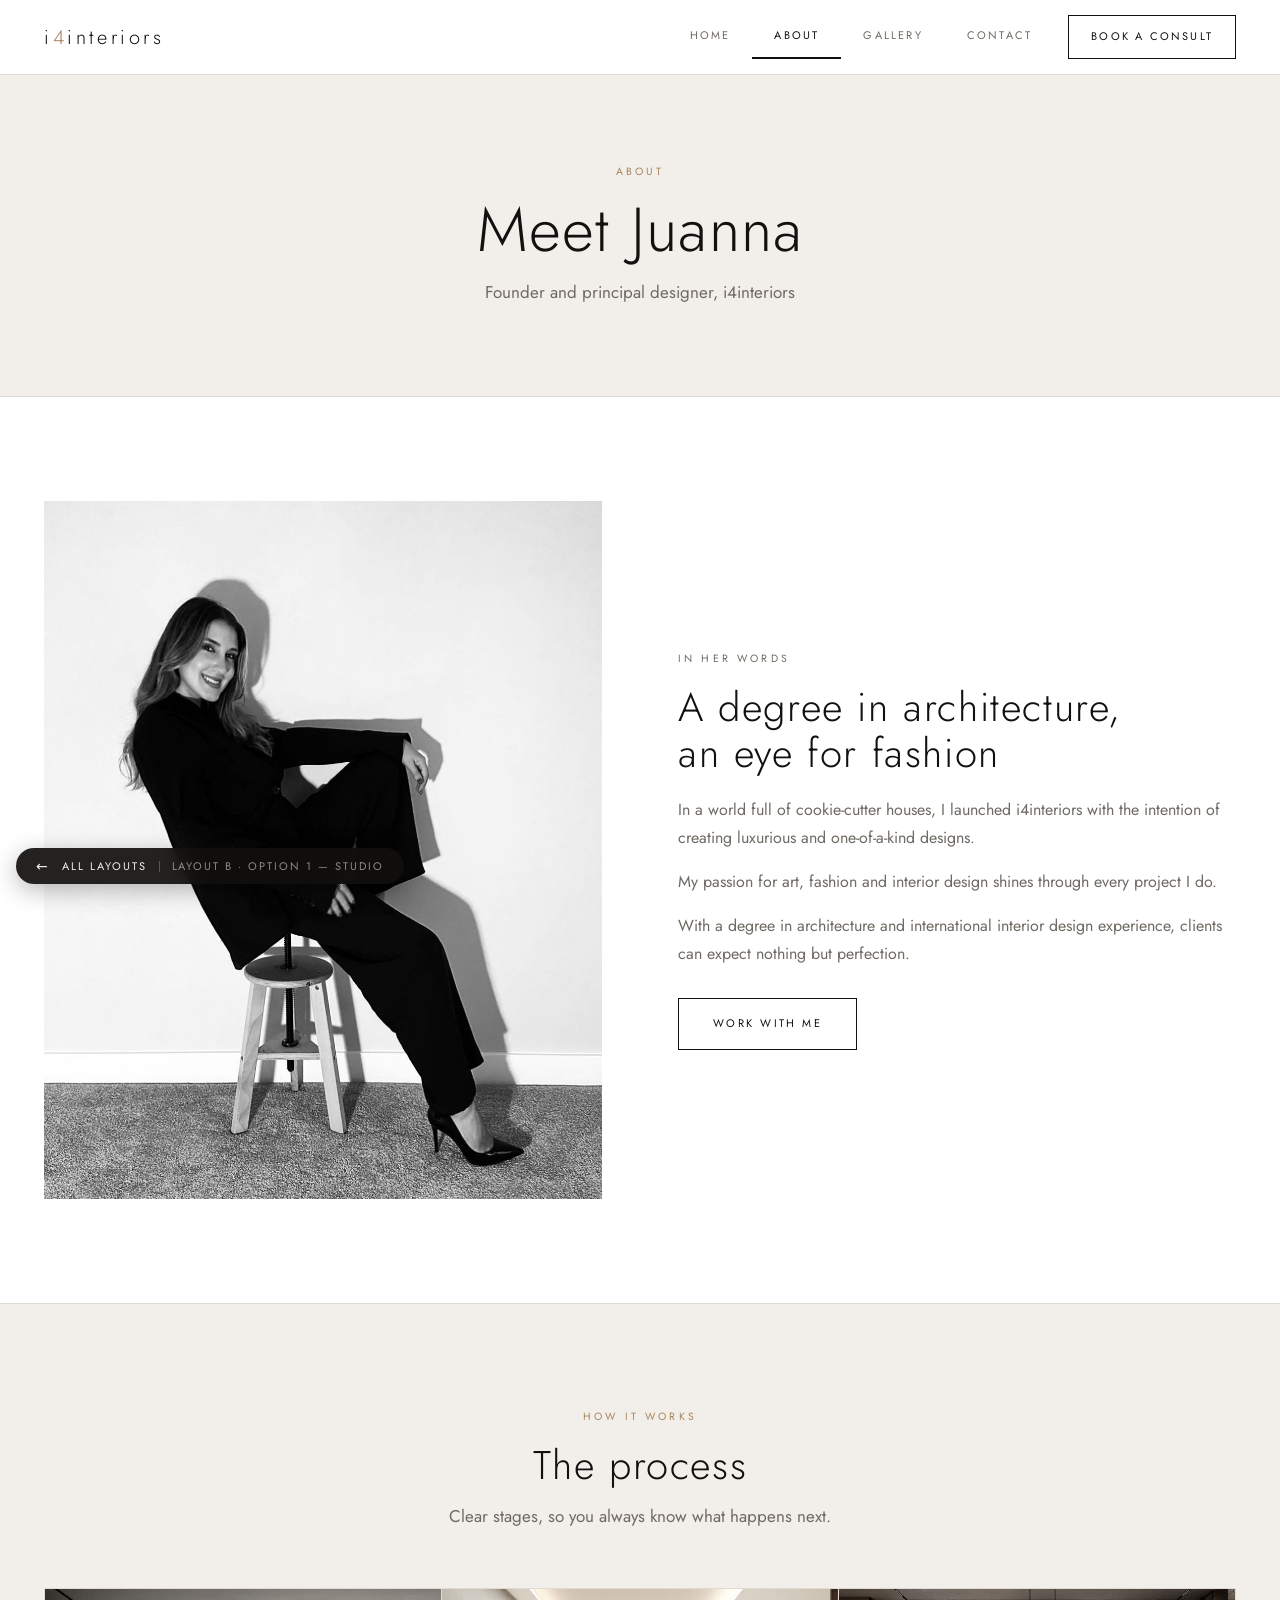
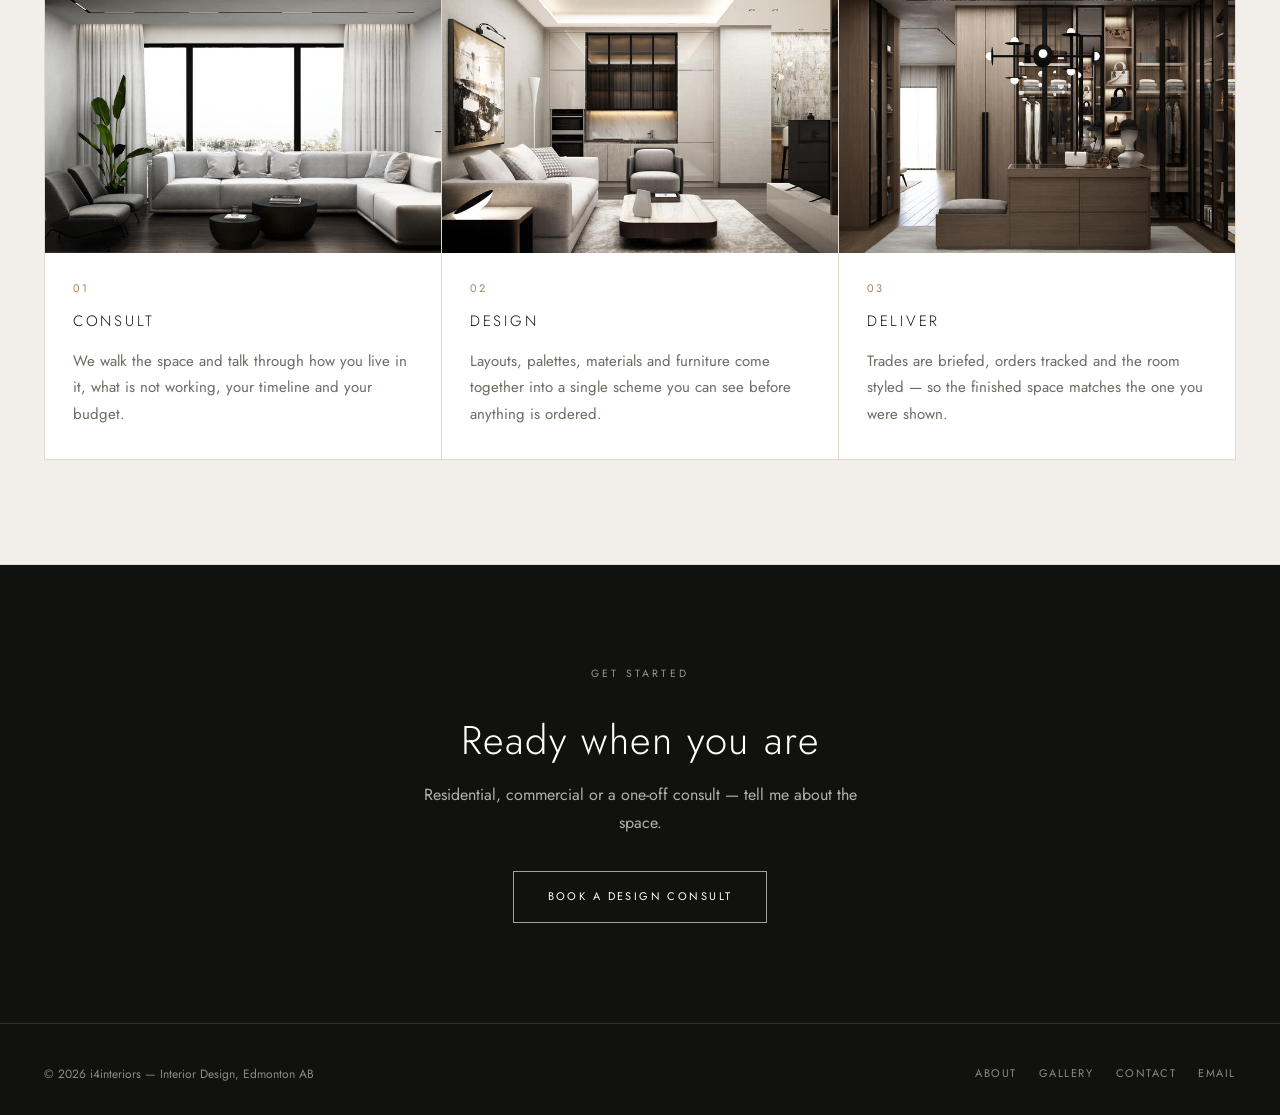
<file: archive/multi-page/01/about.html>
<!DOCTYPE html>
<html lang="en">
<head>
<meta charset="UTF-8">
<meta name="viewport" content="width=device-width, initial-scale=1">
<title>About Juanna Shwaihat — i4interiors</title>
<meta name="description" content="Juanna Shwaihat is the founder of i4interiors, an Edmonton interior design studio. A degree in architecture and international design experience behind every project.">
<link rel="preconnect" href="https://fonts.googleapis.com">
<link rel="preconnect" href="https://fonts.gstatic.com" crossorigin>
<link href="https://fonts.googleapis.com/css2?family=Cormorant+Garamond:ital,wght@0,300;0,400;1,300;1,400&family=Jost:wght@200;300;400&display=swap" rel="stylesheet">
<link rel="stylesheet" href="style.css">
</head>
<body>

<header class="header">
  <div class="wrap header__inner">
    <a class="wordmark" href="index.html">i<span>4</span>interiors</a>

    <button class="navtoggle" id="navtoggle" aria-label="Menu" aria-expanded="false" aria-controls="tabs">
      <svg width="22" height="14" viewBox="0 0 22 14" fill="none" stroke="currentColor" stroke-width="1.4">
        <path d="M0 1h22M0 7h22M0 13h22"/>
      </svg>
    </button>

    <nav class="tabs" id="tabs">
      <a href="index.html">Home</a>
      <a href="about.html" aria-current="page">About</a>
      <a href="gallery.html">Gallery</a>
      <a href="contact.html">Contact</a>
      <span class="tabs__cta"><a href="contact.html">Book a consult</a></span>
    </nav>
  </div>
</header>

<main>

  <section class="pagehead">
    <div class="wrap">
      <p class="eyebrow">About</p>
      <h1 class="h-xl">Meet Juanna</h1>
      <p class="lede">Founder and principal designer, i4interiors</p>
    </div>
  </section>

  <section class="section">
    <div class="wrap split">
      <img class="portrait" src="../../../assets/images/web/portrait.jpg" alt="Juanna Shwaihat, founder and principal designer of i4interiors" loading="lazy">
      <div>
        <p class="eyebrow">In her words</p>
        <h2 class="h-lg">A degree in architecture,<br>an eye for fashion</h2>
        <p>In a world full of cookie-cutter houses, I launched i4interiors with the intention of creating luxurious and one-of-a-kind designs.</p>
        <p>My passion for art, fashion and interior design shines through every project I do.</p>
        <p style="margin-bottom:30px">With a degree in architecture and international interior design experience, clients can expect nothing but perfection.</p>
        <a class="btn btn--ghost" href="contact.html">Work with me</a>
      </div>
    </div>
  </section>

  <section class="section section--shell">
    <div class="wrap">
      <div class="section__head">
        <p class="eyebrow">How it works</p>
        <h2 class="h-lg">The process</h2>
        <p class="lede">Clear stages, so you always know what happens next.</p>
      </div>

      <div class="svc-grid">
        <article class="svc">
          <img src="../../../assets/images/web/r4-800.jpg" alt="Living room with full-height glazing overlooking the garden" loading="lazy">
          <div class="svc__body">
            <span class="svc__num">01</span>
            <h3>Consult</h3>
            <p>We walk the space and talk through how you live in it, what is not working, your timeline and your budget.</p>
          </div>
        </article>

        <article class="svc">
          <img src="../../../assets/images/web/r16-800.jpg" alt="Living room opening onto a pale marble kitchen" loading="lazy">
          <div class="svc__body">
            <span class="svc__num">02</span>
            <h3>Design</h3>
            <p>Layouts, palettes, materials and furniture come together into a single scheme you can see before anything is ordered.</p>
          </div>
        </article>

        <article class="svc">
          <img src="../../../assets/images/web/r21-800.jpg" alt="Walk-in dressing room with glass-fronted joinery and a central island" loading="lazy">
          <div class="svc__body">
            <span class="svc__num">03</span>
            <h3>Deliver</h3>
            <p>Trades are briefed, orders tracked and the room styled — so the finished space matches the one you were shown.</p>
          </div>
        </article>
      </div>
    </div>
  </section>

  <section class="cta">
    <div class="wrap">
      <p class="eyebrow">Get started</p>
      <h2 class="h-lg">Ready when you are</h2>
      <p>Residential, commercial or a one-off consult — tell me about the space.</p>
      <a class="btn btn--light" href="contact.html">Book a design consult</a>
    </div>
  </section>

</main>

<footer class="footer">
  <div class="wrap footer__inner">
    <span>&copy; 2026 i4interiors — Interior Design, Edmonton AB</span>
    <span class="footer__links">
      <a href="about.html">About</a>
      <a href="gallery.html">Gallery</a>
      <a href="contact.html">Contact</a>
      <a href="mailto:Shwaihatjuanna@gmail.com">Email</a>
    </span>
  </div>
</footer>

<script src="nav.js"></script>
<script src="../../../assets/js/preview-bar.js" data-label="Layout B · Option 1 — Studio" data-home="../../../"></script>
</body>
</html>
</file>
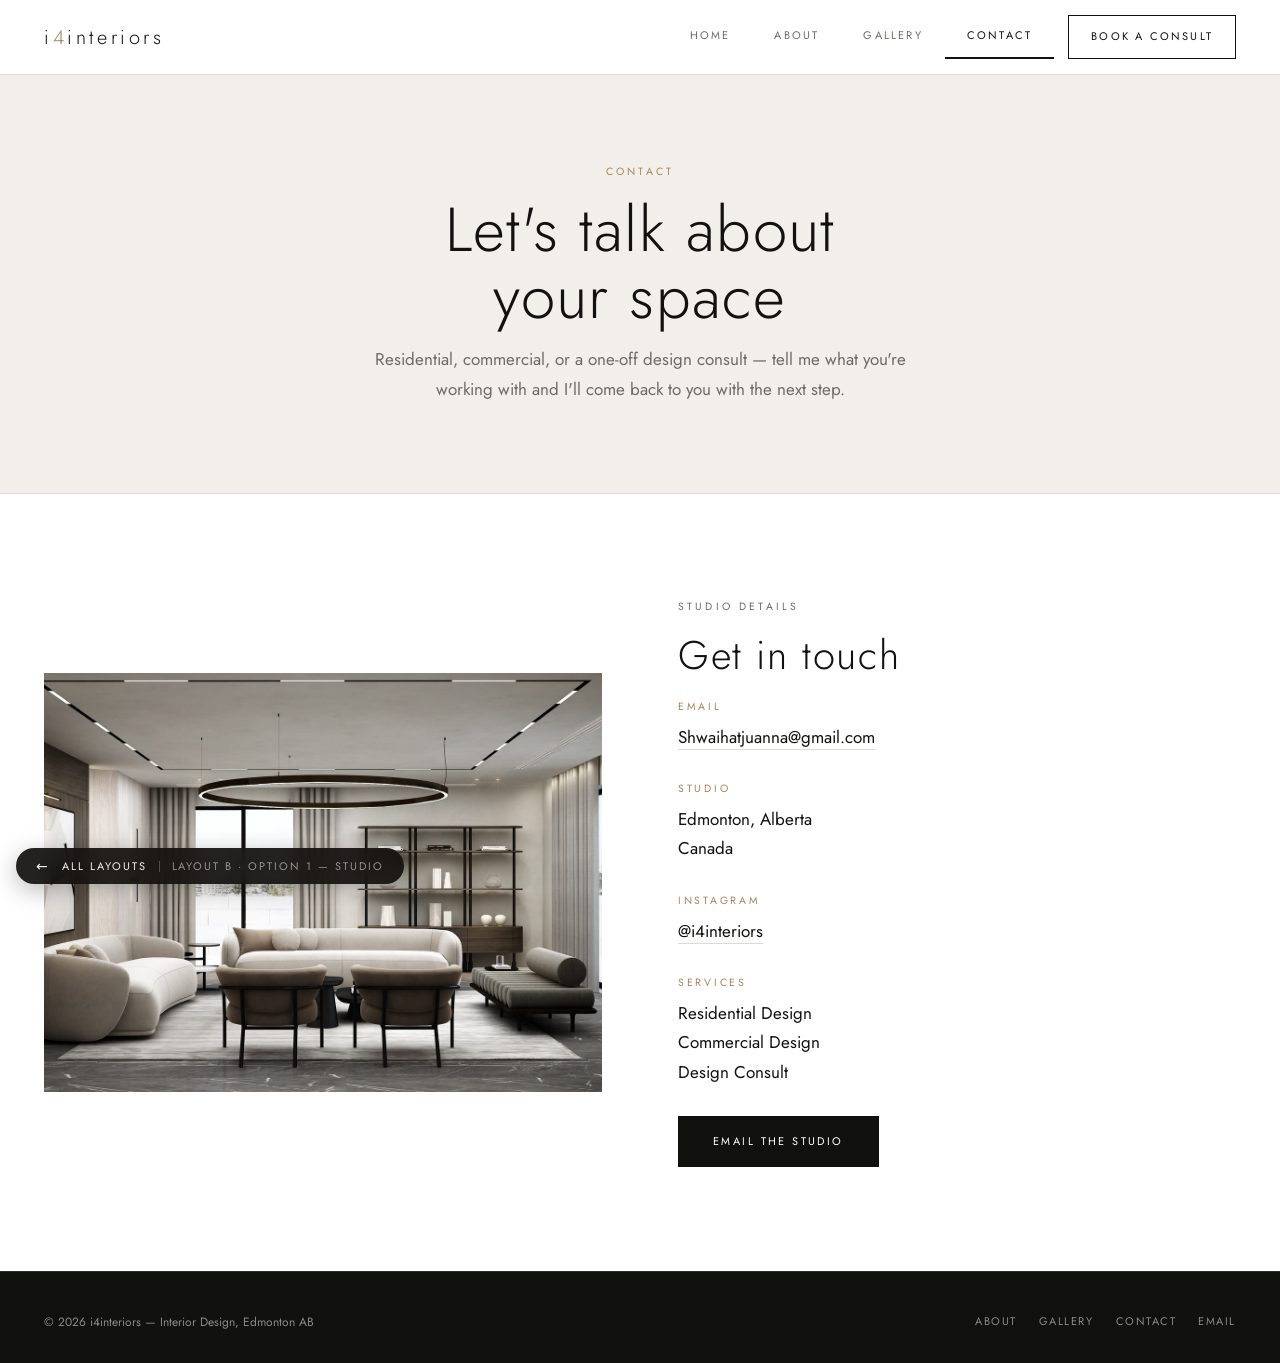
<file: archive/multi-page/01/contact.html>
<!DOCTYPE html>
<html lang="en">
<head>
<meta charset="UTF-8">
<meta name="viewport" content="width=device-width, initial-scale=1">
<title>Contact — i4interiors</title>
<meta name="description" content="Start an interior design enquiry with i4interiors — residential, commercial and design consults in Edmonton, Alberta.">
<link rel="preconnect" href="https://fonts.googleapis.com">
<link rel="preconnect" href="https://fonts.gstatic.com" crossorigin>
<link href="https://fonts.googleapis.com/css2?family=Cormorant+Garamond:ital,wght@0,300;0,400;1,300;1,400&family=Jost:wght@200;300;400&display=swap" rel="stylesheet">
<link rel="stylesheet" href="style.css">
</head>
<body>

<header class="header">
  <div class="wrap header__inner">
    <a class="wordmark" href="index.html">i<span>4</span>interiors</a>

    <button class="navtoggle" id="navtoggle" aria-label="Menu" aria-expanded="false" aria-controls="tabs">
      <svg width="22" height="14" viewBox="0 0 22 14" fill="none" stroke="currentColor" stroke-width="1.4">
        <path d="M0 1h22M0 7h22M0 13h22"/>
      </svg>
    </button>

    <nav class="tabs" id="tabs">
      <a href="index.html">Home</a>
      <a href="about.html">About</a>
      <a href="gallery.html">Gallery</a>
      <a href="contact.html" aria-current="page">Contact</a>
      <span class="tabs__cta"><a href="contact.html">Book a consult</a></span>
    </nav>
  </div>
</header>

<main>

  <section class="pagehead">
    <div class="wrap">
      <p class="eyebrow">Contact</p>
      <h1 class="h-xl">Let's talk about<br>your space</h1>
      <p class="lede">Residential, commercial, or a one-off design consult — tell me what you're working with and I'll come back to you with the next step.</p>
    </div>
  </section>

  <section class="section">
    <div class="wrap split">
      <img src="../../../assets/images/web/r17.jpg" alt="Bright living room with curved seating and a circular pendant" loading="lazy">

      <div>
        <p class="eyebrow">Studio details</p>
        <h2 class="h-lg">Get in touch</h2>

        <dl class="detail">
          <dt>Email</dt>
          <dd><a href="mailto:Shwaihatjuanna@gmail.com">Shwaihatjuanna@gmail.com</a></dd>
        </dl>

        <dl class="detail">
          <dt>Studio</dt>
          <dd>Edmonton, Alberta<br>Canada</dd>
        </dl>

        <dl class="detail">
          <dt>Instagram</dt>
          <dd><a href="https://www.instagram.com/i4interiors/" target="_blank" rel="noopener">@i4interiors</a></dd>
        </dl>

        <dl class="detail">
          <dt>Services</dt>
          <dd>Residential Design<br>Commercial Design<br>Design Consult</dd>
        </dl>

        <a class="btn" href="mailto:Shwaihatjuanna@gmail.com?subject=Design%20enquiry">Email the studio</a>
      </div>
    </div>
  </section>

</main>

<footer class="footer">
  <div class="wrap footer__inner">
    <span>&copy; 2026 i4interiors — Interior Design, Edmonton AB</span>
    <span class="footer__links">
      <a href="about.html">About</a>
      <a href="gallery.html">Gallery</a>
      <a href="contact.html">Contact</a>
      <a href="mailto:Shwaihatjuanna@gmail.com">Email</a>
    </span>
  </div>
</footer>

<script src="nav.js"></script>

<script src="../../../assets/js/preview-bar.js" data-label="Layout B · Option 1 — Studio" data-home="../../../"></script>
</body>
</html>
</file>
<file: multi-page/01/style.css>
/* i4interiors — Design 2: multi-page studio site (nav tabs) */

:root {
  --paper: #ffffff;
  --shell: #f2efea;
  --ink:   #111110;
  --muted: #6f6a63;
  --line:  #e0dad2;
  --brass: #a8845c;
  --maxw:  1240px;
}

*, *::before, *::after { box-sizing: border-box; }

@media (prefers-reduced-motion: reduce) {
  * { animation: none !important; transition: none !important; scroll-behavior: auto !important; }
}

body {
  margin: 0;
  background: var(--paper);
  color: var(--ink);
  font-family: 'Jost', system-ui, -apple-system, 'Segoe UI', sans-serif;
  font-size: 16px;
  line-height: 1.75;
  -webkit-font-smoothing: antialiased;
}

img { max-width: 100%; display: block; }
a { color: inherit; }

.wrap { max-width: var(--maxw); margin-inline: auto; padding-inline: 24px; }
.serif { font-family: 'Cormorant Garamond', Georgia, serif; }

/* ---------- type scale ---------- */
h1, h2, h3 { font-weight: 300; margin: 0; }

.h-xl {
  font-size: clamp(34px, 6.2vw, 62px);
  line-height: 1.08;
  letter-spacing: .02em;
}
.h-lg {
  font-size: clamp(26px, 4vw, 40px);
  line-height: 1.15;
  letter-spacing: .04em;
}
.eyebrow {
  font-size: 10.5px;
  letter-spacing: .3em;
  text-transform: uppercase;
  color: var(--brass);
  margin: 0 0 16px;
}
.lede { color: var(--muted); font-size: 17px; }

.btn {
  display: inline-block;
  padding: 15px 34px;
  background: var(--ink);
  color: var(--paper);
  font-size: 11px;
  letter-spacing: .22em;
  text-transform: uppercase;
  text-decoration: none;
  border: 1px solid var(--ink);
  transition: background .25s, color .25s;
}
.btn:hover { background: transparent; color: var(--ink); }

.btn--ghost { background: transparent; color: var(--ink); }
.btn--ghost:hover { background: var(--ink); color: var(--paper); }

.btn--light { background: transparent; color: #fff; border-color: rgba(255,255,255,.6); }
.btn--light:hover { background: #fff; color: var(--ink); }

/* ---------- header / nav tabs ---------- */
.header {
  position: sticky;
  top: 0;
  z-index: 60;
  background: var(--paper);
  border-bottom: 1px solid var(--line);
}
.header__inner {
  position: relative;
  display: flex;
  align-items: center;
  justify-content: space-between;
  gap: 16px;
  min-height: 74px;
}
.wordmark {
  font-weight: 300;
  font-size: 20px;
  letter-spacing: .18em;
  text-decoration: none;
  white-space: nowrap;
}
.wordmark span { color: var(--brass); }

.tabs { display: flex; align-items: stretch; gap: 0; }
.tabs a {
  display: flex;
  align-items: center;
  padding: 0 22px;
  font-size: 11px;
  letter-spacing: .2em;
  text-transform: uppercase;
  text-decoration: none;
  color: var(--muted);
  border-bottom: 2px solid transparent;
  transition: color .2s, border-color .2s;
}
.tabs a:hover { color: var(--ink); }
.tabs a[aria-current="page"] { color: var(--ink); border-bottom-color: var(--ink); }
.tabs .tabs__cta { margin-left: 14px; }
.tabs .tabs__cta a {
  border: 1px solid var(--ink);
  color: var(--ink);
  padding: 11px 22px;
  align-self: center;
}
.tabs .tabs__cta a:hover { background: var(--ink); color: var(--paper); }

.navtoggle {
  display: none;
  background: none;
  border: 0;
  padding: 10px;
  margin-right: -10px;
  cursor: pointer;
  color: var(--ink);
}
.navtoggle svg { display: block; }

/* ---------- page head (inner pages) ---------- */
.pagehead {
  background: var(--shell);
  border-bottom: 1px solid var(--line);
  padding: clamp(48px, 8vw, 88px) 0;
  text-align: center;
}
.pagehead p.lede { max-width: 54ch; margin: 14px auto 0; }

/* ---------- hero (home) ---------- */
.hero {
  position: relative;
  min-height: 72vh;
  display: grid;
  place-items: center;
  text-align: center;
  color: #fff;
  padding: 96px 24px;
  overflow: hidden;
}
.hero__bg { position: absolute; inset: 0; width: 100%; height: 100%; object-fit: cover; }
.hero::after {
  content: "";
  position: absolute;
  inset: 0;
  background: linear-gradient(180deg, rgba(8,8,7,.52), rgba(8,8,7,.3) 48%, rgba(8,8,7,.6));
}
.hero__inner { position: relative; z-index: 2; max-width: 760px; }
.hero__inner .eyebrow { color: rgba(255,255,255,.72); }
.hero p { color: rgba(255,255,255,.88); max-width: 48ch; margin: 18px auto 32px; }

/* ---------- generic section ---------- */
.section { padding: clamp(56px, 9vw, 104px) 0; }
.section--shell { background: var(--shell); border-block: 1px solid var(--line); }
.section__head { text-align: center; max-width: 60ch; margin: 0 auto clamp(36px, 5vw, 56px); }
.section__head .lede { margin: 14px 0 0; }

/* ---------- split (intro / about) ---------- */
.split {
  display: grid;
  grid-template-columns: minmax(0, 1fr) minmax(0, 1fr);
  gap: clamp(32px, 6vw, 76px);
  align-items: center;
}
.split img { width: 100%; aspect-ratio: 4/3; object-fit: cover; }
.split img.portrait { aspect-ratio: 4/5; }
.split p { color: var(--muted); }
.split .h-lg { margin-bottom: 20px; }

/* ---------- services ---------- */
.svc-grid { display: grid; grid-template-columns: repeat(3, 1fr); gap: 1px; background: var(--line); border: 1px solid var(--line); }
.svc { background: var(--paper); padding: 0 0 32px; }
.svc img { width: 100%; aspect-ratio: 3/2; object-fit: cover; margin-bottom: 26px; }
.svc__body { padding-inline: 28px; }
.svc h3 { font-size: 15px; letter-spacing: .18em; text-transform: uppercase; margin-bottom: 14px; }
.svc p { margin: 0; color: var(--muted); font-size: 15px; }
.svc__num {
  display: block;
  font-size: 11px;
  letter-spacing: .2em;
  color: var(--brass);
  margin-bottom: 10px;
}

/* ---------- featured strip ---------- */
.strip { display: grid; grid-template-columns: repeat(3, 1fr); gap: 12px; }
.strip figure { margin: 0; overflow: hidden; }
.strip img { width: 100%; aspect-ratio: 4/3; object-fit: cover; transition: transform .6s cubic-bezier(.2,.7,.3,1); }
.strip figure:hover img { transform: scale(1.05); }

/* ---------- gallery ---------- */
.filters {
  display: flex;
  flex-wrap: wrap;
  justify-content: center;
  gap: 10px;
  margin-bottom: 36px;
}
.filters button {
  font: inherit;
  font-size: 11px;
  letter-spacing: .2em;
  text-transform: uppercase;
  padding: 10px 22px;
  background: transparent;
  color: var(--muted);
  border: 1px solid var(--line);
  cursor: pointer;
  transition: all .2s;
}
.filters button:hover { color: var(--ink); border-color: var(--ink); }
.filters button[aria-pressed="true"] { background: var(--ink); color: var(--paper); border-color: var(--ink); }

.gallery { display: grid; grid-template-columns: repeat(3, 1fr); gap: 12px; }
.gallery figure { margin: 0; overflow: hidden; position: relative; }
.gallery button.shot {
  display: block;
  padding: 0;
  border: 0;
  background: none;
  cursor: zoom-in;
  width: 100%;
}
.gallery img { width: 100%; aspect-ratio: 3/2; object-fit: cover; transition: transform .6s cubic-bezier(.2,.7,.3,1); }
.gallery figure:hover img { transform: scale(1.05); }
.gallery figure[hidden] { display: none; }

/* ---------- lightbox ---------- */
.lightbox {
  position: fixed;
  inset: 0;
  z-index: 100;
  background: rgba(10,10,9,.94);
  display: grid;
  place-items: center;
  padding: 24px;
}
.lightbox[hidden] { display: none; }
.lightbox img { max-width: min(1100px, 94vw); max-height: 86vh; width: auto; object-fit: contain; }
.lightbox__close {
  position: absolute;
  top: 18px;
  right: 18px;
  width: 44px;
  height: 44px;
  background: none;
  border: 1px solid rgba(255,255,255,.4);
  color: #fff;
  font-size: 20px;
  line-height: 1;
  cursor: pointer;
}
.lightbox__close:hover { background: rgba(255,255,255,.12); }

/* ---------- contact ---------- */
.detail { margin-bottom: 28px; }
.detail dt {
  font-size: 10.5px;
  letter-spacing: .26em;
  text-transform: uppercase;
  color: var(--brass);
  margin-bottom: 6px;
}
.detail dd { margin: 0; font-size: 17px; }
.detail dd a { text-decoration: none; border-bottom: 1px solid var(--line); }
.detail dd a:hover { border-bottom-color: var(--ink); }

/* ---------- cta band ---------- */
.cta {
  background: var(--ink);
  color: #f2efea;
  text-align: center;
  padding: clamp(56px, 9vw, 100px) 0;
}
.cta .eyebrow { color: rgba(242,239,234,.6); }
.cta h2 { color: #fff; margin-bottom: 18px; }
.cta p { color: rgba(242,239,234,.72); max-width: 46ch; margin: 0 auto 34px; }

/* ---------- footer ---------- */
.footer {
  background: var(--ink);
  color: rgba(242,239,234,.55);
  border-top: 1px solid rgba(255,255,255,.12);
  padding: 40px 0 30px;
  font-size: 12px;
}
.footer__inner { display: flex; justify-content: space-between; gap: 24px; flex-wrap: wrap; }
.footer a { color: inherit; text-decoration: none; }
.footer a:hover { color: #fff; }
.footer__links { display: flex; gap: 22px; flex-wrap: wrap; letter-spacing: .14em; text-transform: uppercase; font-size: 11px; }

/* ---------- responsive ---------- */
@media (max-width: 900px) {
  .split { grid-template-columns: 1fr; }
  .svc-grid { grid-template-columns: 1fr; }
    .gallery, .strip { grid-template-columns: repeat(2, 1fr); }

  .navtoggle { display: block; }
  .tabs {
    position: absolute;
    top: 100%;
    left: -24px;
    right: -24px;
    flex-direction: column;
    align-items: stretch;
    background: var(--paper);
    border-bottom: 1px solid var(--line);
    padding: 6px 24px 22px;
    display: none;
  }
  .tabs.is-open { display: flex; }
  .tabs a {
    padding: 15px 0;
    border-bottom: 1px solid var(--line);
    border-left: 2px solid transparent;
  }
  .tabs a[aria-current="page"] { border-bottom-color: var(--line); color: var(--brass); }
  .tabs .tabs__cta { margin: 16px 0 0; }
  .tabs .tabs__cta a { text-align: center; justify-content: center; border-bottom: 1px solid var(--ink); }
}

@media (max-width: 520px) {
  .gallery, .strip { gap: 8px; }
}
</file>
<file: archive/multi-page/01/style.css>
/* i4interiors — Design 2: multi-page studio site (nav tabs) */

:root {
  --paper: #ffffff;
  --shell: #f2efea;
  --ink:   #111110;
  --muted: #6f6a63;
  --line:  #e0dad2;
  --brass: #a8845c;
  --maxw:  1240px;
}

*, *::before, *::after { box-sizing: border-box; }

@media (prefers-reduced-motion: reduce) {
  * { animation: none !important; transition: none !important; scroll-behavior: auto !important; }
}

body {
  margin: 0;
  background: var(--paper);
  color: var(--ink);
  font-family: 'Jost', system-ui, -apple-system, 'Segoe UI', sans-serif;
  font-size: 16px;
  line-height: 1.75;
  -webkit-font-smoothing: antialiased;
}

img { max-width: 100%; display: block; }
a { color: inherit; }

.wrap { max-width: var(--maxw); margin-inline: auto; padding-inline: 24px; }
.serif { font-family: 'Cormorant Garamond', Georgia, serif; }

/* ---------- type scale ---------- */
h1, h2, h3 { font-weight: 300; margin: 0; }

.h-xl {
  font-size: clamp(34px, 6.2vw, 62px);
  line-height: 1.08;
  letter-spacing: .02em;
}
.h-lg {
  font-size: clamp(26px, 4vw, 40px);
  line-height: 1.15;
  letter-spacing: .04em;
}
.eyebrow {
  font-size: 10.5px;
  letter-spacing: .3em;
  text-transform: uppercase;
  color: var(--brass);
  margin: 0 0 16px;
}
.lede { color: var(--muted); font-size: 17px; }

.btn {
  display: inline-block;
  padding: 15px 34px;
  background: var(--ink);
  color: var(--paper);
  font-size: 11px;
  letter-spacing: .22em;
  text-transform: uppercase;
  text-decoration: none;
  border: 1px solid var(--ink);
  transition: background .25s, color .25s;
}
.btn:hover { background: transparent; color: var(--ink); }

.btn--ghost { background: transparent; color: var(--ink); }
.btn--ghost:hover { background: var(--ink); color: var(--paper); }

.btn--light { background: transparent; color: #fff; border-color: rgba(255,255,255,.6); }
.btn--light:hover { background: #fff; color: var(--ink); }

/* ---------- header / nav tabs ---------- */
.header {
  position: sticky;
  top: 0;
  z-index: 60;
  background: var(--paper);
  border-bottom: 1px solid var(--line);
}
.header__inner {
  position: relative;
  display: flex;
  align-items: center;
  justify-content: space-between;
  gap: 16px;
  min-height: 74px;
}
.wordmark {
  font-weight: 300;
  font-size: 20px;
  letter-spacing: .18em;
  text-decoration: none;
  white-space: nowrap;
}
.wordmark span { color: var(--brass); }

.tabs { display: flex; align-items: stretch; gap: 0; }
.tabs a {
  display: flex;
  align-items: center;
  padding: 0 22px;
  font-size: 11px;
  letter-spacing: .2em;
  text-transform: uppercase;
  text-decoration: none;
  color: var(--muted);
  border-bottom: 2px solid transparent;
  transition: color .2s, border-color .2s;
}
.tabs a:hover { color: var(--ink); }
.tabs a[aria-current="page"] { color: var(--ink); border-bottom-color: var(--ink); }
.tabs .tabs__cta { margin-left: 14px; }
.tabs .tabs__cta a {
  border: 1px solid var(--ink);
  color: var(--ink);
  padding: 11px 22px;
  align-self: center;
}
.tabs .tabs__cta a:hover { background: var(--ink); color: var(--paper); }

.navtoggle {
  display: none;
  background: none;
  border: 0;
  padding: 10px;
  margin-right: -10px;
  cursor: pointer;
  color: var(--ink);
}
.navtoggle svg { display: block; }

/* ---------- page head (inner pages) ---------- */
.pagehead {
  background: var(--shell);
  border-bottom: 1px solid var(--line);
  padding: clamp(48px, 8vw, 88px) 0;
  text-align: center;
}
.pagehead p.lede { max-width: 54ch; margin: 14px auto 0; }

/* ---------- hero (home) ---------- */
.hero {
  position: relative;
  min-height: 72vh;
  display: grid;
  place-items: center;
  text-align: center;
  color: #fff;
  padding: 96px 24px;
  overflow: hidden;
}
.hero__bg { position: absolute; inset: 0; width: 100%; height: 100%; object-fit: cover; }
.hero::after {
  content: "";
  position: absolute;
  inset: 0;
  background: linear-gradient(180deg, rgba(8,8,7,.52), rgba(8,8,7,.3) 48%, rgba(8,8,7,.6));
}
.hero__inner { position: relative; z-index: 2; max-width: 760px; }
.hero__inner .eyebrow { color: rgba(255,255,255,.72); }
.hero p { color: rgba(255,255,255,.88); max-width: 48ch; margin: 18px auto 32px; }

/* ---------- generic section ---------- */
.section { padding: clamp(56px, 9vw, 104px) 0; }
.section--shell { background: var(--shell); border-block: 1px solid var(--line); }
.section__head { text-align: center; max-width: 60ch; margin: 0 auto clamp(36px, 5vw, 56px); }
.section__head .lede { margin: 14px 0 0; }

/* ---------- split (intro / about) ---------- */
.split {
  display: grid;
  grid-template-columns: minmax(0, 1fr) minmax(0, 1fr);
  gap: clamp(32px, 6vw, 76px);
  align-items: center;
}
.split img { width: 100%; aspect-ratio: 4/3; object-fit: cover; }
.split img.portrait { aspect-ratio: 4/5; }
.split p { color: var(--muted); }
.split .h-lg { margin-bottom: 20px; }

/* ---------- services ---------- */
.svc-grid { display: grid; grid-template-columns: repeat(3, 1fr); gap: 1px; background: var(--line); border: 1px solid var(--line); }
.svc { background: var(--paper); padding: 0 0 32px; }
.svc img { width: 100%; aspect-ratio: 3/2; object-fit: cover; margin-bottom: 26px; }
.svc__body { padding-inline: 28px; }
.svc h3 { font-size: 15px; letter-spacing: .18em; text-transform: uppercase; margin-bottom: 14px; }
.svc p { margin: 0; color: var(--muted); font-size: 15px; }
.svc__num {
  display: block;
  font-size: 11px;
  letter-spacing: .2em;
  color: var(--brass);
  margin-bottom: 10px;
}

/* ---------- featured strip ---------- */
.strip { display: grid; grid-template-columns: repeat(3, 1fr); gap: 12px; }
.strip figure { margin: 0; overflow: hidden; }
.strip img { width: 100%; aspect-ratio: 4/3; object-fit: cover; transition: transform .6s cubic-bezier(.2,.7,.3,1); }
.strip figure:hover img { transform: scale(1.05); }

/* ---------- gallery ---------- */
.filters {
  display: flex;
  flex-wrap: wrap;
  justify-content: center;
  gap: 10px;
  margin-bottom: 36px;
}
.filters button {
  font: inherit;
  font-size: 11px;
  letter-spacing: .2em;
  text-transform: uppercase;
  padding: 10px 22px;
  background: transparent;
  color: var(--muted);
  border: 1px solid var(--line);
  cursor: pointer;
  transition: all .2s;
}
.filters button:hover { color: var(--ink); border-color: var(--ink); }
.filters button[aria-pressed="true"] { background: var(--ink); color: var(--paper); border-color: var(--ink); }

.gallery { display: grid; grid-template-columns: repeat(3, 1fr); gap: 12px; }
.gallery figure { margin: 0; overflow: hidden; position: relative; }
.gallery button.shot {
  display: block;
  padding: 0;
  border: 0;
  background: none;
  cursor: zoom-in;
  width: 100%;
}
.gallery img { width: 100%; aspect-ratio: 3/2; object-fit: cover; transition: transform .6s cubic-bezier(.2,.7,.3,1); }
.gallery figure:hover img { transform: scale(1.05); }
.gallery figure[hidden] { display: none; }

/* ---------- lightbox ---------- */
.lightbox {
  position: fixed;
  inset: 0;
  z-index: 100;
  background: rgba(10,10,9,.94);
  display: grid;
  place-items: center;
  padding: 24px;
}
.lightbox[hidden] { display: none; }
.lightbox img { max-width: min(1100px, 94vw); max-height: 86vh; width: auto; object-fit: contain; }
.lightbox__close {
  position: absolute;
  top: 18px;
  right: 18px;
  width: 44px;
  height: 44px;
  background: none;
  border: 1px solid rgba(255,255,255,.4);
  color: #fff;
  font-size: 20px;
  line-height: 1;
  cursor: pointer;
}
.lightbox__close:hover { background: rgba(255,255,255,.12); }

/* ---------- contact ---------- */
.detail { margin-bottom: 28px; }
.detail dt {
  font-size: 10.5px;
  letter-spacing: .26em;
  text-transform: uppercase;
  color: var(--brass);
  margin-bottom: 6px;
}
.detail dd { margin: 0; font-size: 17px; }
.detail dd a { text-decoration: none; border-bottom: 1px solid var(--line); }
.detail dd a:hover { border-bottom-color: var(--ink); }

/* ---------- cta band ---------- */
.cta {
  background: var(--ink);
  color: #f2efea;
  text-align: center;
  padding: clamp(56px, 9vw, 100px) 0;
}
.cta .eyebrow { color: rgba(242,239,234,.6); }
.cta h2 { color: #fff; margin-bottom: 18px; }
.cta p { color: rgba(242,239,234,.72); max-width: 46ch; margin: 0 auto 34px; }

/* ---------- footer ---------- */
.footer {
  background: var(--ink);
  color: rgba(242,239,234,.55);
  border-top: 1px solid rgba(255,255,255,.12);
  padding: 40px 0 30px;
  font-size: 12px;
}
.footer__inner { display: flex; justify-content: space-between; gap: 24px; flex-wrap: wrap; }
.footer a { color: inherit; text-decoration: none; }
.footer a:hover { color: #fff; }
.footer__links { display: flex; gap: 22px; flex-wrap: wrap; letter-spacing: .14em; text-transform: uppercase; font-size: 11px; }

/* ---------- responsive ---------- */
@media (max-width: 900px) {
  .split { grid-template-columns: 1fr; }
  .svc-grid { grid-template-columns: 1fr; }
    .gallery, .strip { grid-template-columns: repeat(2, 1fr); }

  .navtoggle { display: block; }
  .tabs {
    position: absolute;
    top: 100%;
    left: -24px;
    right: -24px;
    flex-direction: column;
    align-items: stretch;
    background: var(--paper);
    border-bottom: 1px solid var(--line);
    padding: 6px 24px 22px;
    display: none;
  }
  .tabs.is-open { display: flex; }
  .tabs a {
    padding: 15px 0;
    border-bottom: 1px solid var(--line);
    border-left: 2px solid transparent;
  }
  .tabs a[aria-current="page"] { border-bottom-color: var(--line); color: var(--brass); }
  .tabs .tabs__cta { margin: 16px 0 0; }
  .tabs .tabs__cta a { text-align: center; justify-content: center; border-bottom: 1px solid var(--ink); }
}

@media (max-width: 520px) {
  .gallery, .strip { gap: 8px; }
}
</file>
